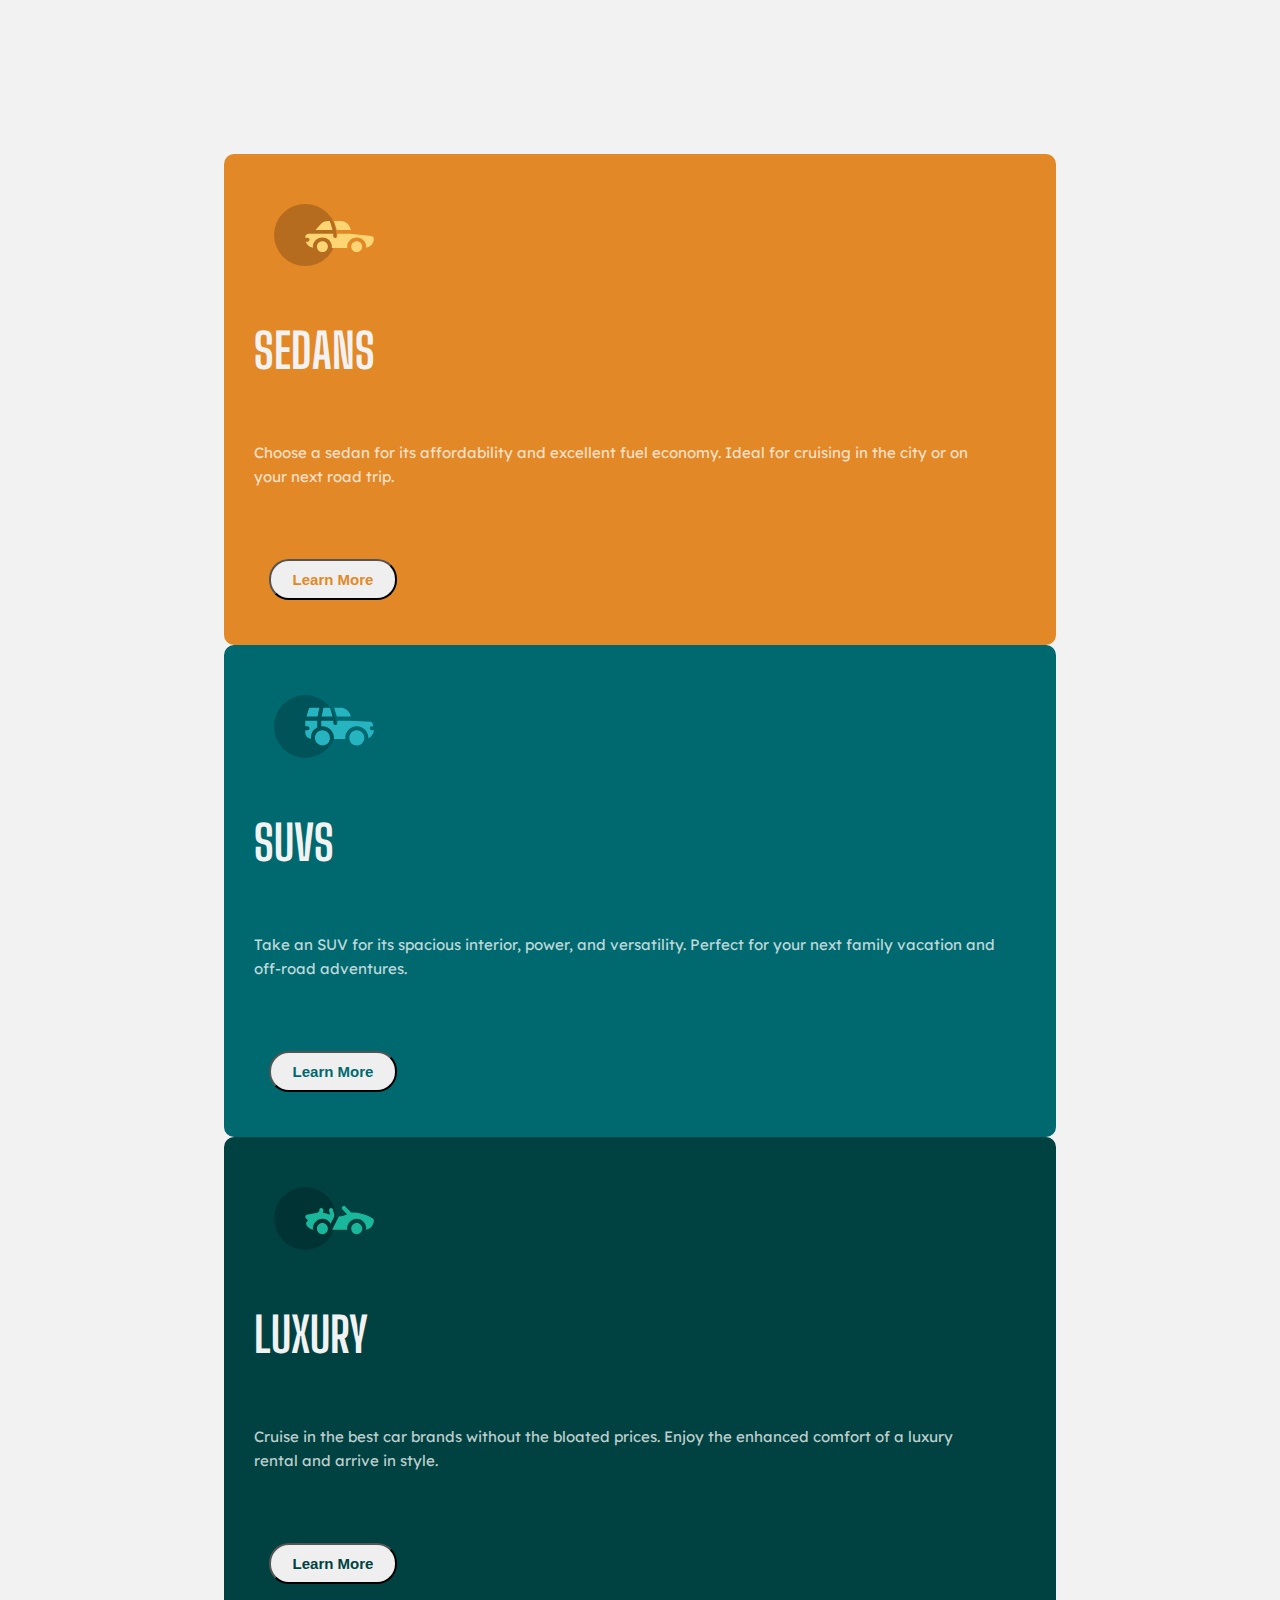
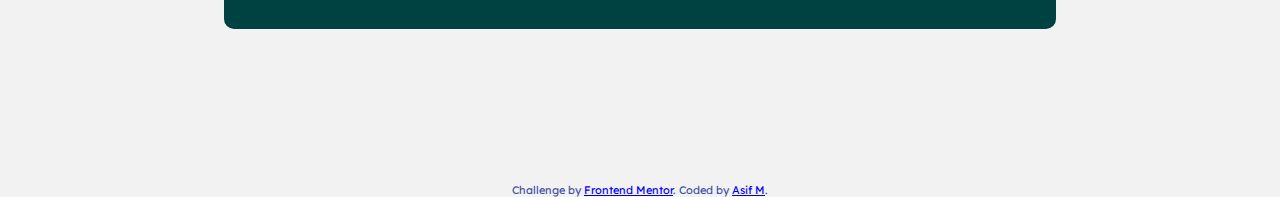
<file: 3-column-preview-card/index.html>
<!DOCTYPE html>
<html lang="en">

<head>
  <meta charset="UTF-8">
  <meta name="viewport" content="width=device-width, initial-scale=1.0"> <!-- displays site properly based on user's device -->
  <link rel="icon" type="image/png" sizes="32x32" href="./images/favicon-32x32.png">
  <title>Frontend Mentor | 3-column preview card component</title>
  <!-- Google Fonts -->
  <link rel="preconnect" href="https://fonts.googleapis.com">
  <link rel="preconnect" href="https://fonts.gstatic.com" crossorigin>
  <link href="https://fonts.googleapis.com/css2?family=Big+Shoulders+Display:wght@700&display=swap" rel="stylesheet">
  <link href="https://fonts.googleapis.com/css2?family=Lexend+Deca&display=swap" rel="stylesheet">

  <!-- BootStrap -->
  <link href="https://cdn.jsdelivr.net/npm/bootstrap@5.0.2/dist/css/bootstrap.min.css" rel="stylesheet" integrity="sha384-EVSTQN3/azprG1Anm3QDgpJLIm9Nao0Yz1ztcQTwFspd3yD65VohhpuuCOmLASjC" crossorigin="anonymous">
  <!-- Custom CSS -->
  <link rel="stylesheet" href="./css/styles.css">
</head>

<body>
  <main class="container-fluid">
    <div class="card-group">

      <div class="card sedan-color">
        <img src="./images/icon-sedans.svg" class="card-img-top" alt="sedan-img">
        <div class="card-body">
          <h1 class="card-title">SEDANS</h1>
          <p class="card-text">Choose a sedan for its affordability and excellent fuel economy. Ideal for cruising in the city or on your next road trip.</p>
        </div>
        <button type="button" class="btn btn-light round-btn sedan-btn">Learn More</button>
      </div>

      <div class="card suv-color">
        <img src="./images/icon-suvs.svg" class="card-img-top" alt="suv-img">
        <div class="card-body">
          <h1 class="card-title">SUVS</h1>
          <p class="card-text">Take an SUV for its spacious interior, power, and versatility. Perfect for your next family vacation
            and off-road adventures.</p>
        </div>
        <button type="button" class="btn btn-light round-btn suv-btn">Learn More</button>
      </div>

      <div class="card luxury-color">
        <img src="./images/icon-luxury.svg" class="card-img-top" alt="luxury-img">
        <div class="card-body">
          <h1 class="card-title">LUXURY</h1>
          <p class="card-text">Cruise in the best car brands without the bloated prices. Enjoy the enhanced comfort of a luxury
            rental and arrive in style.</p>
        </div>
        <button type="button" class="btn btn-light round-btn luxury-btn">Learn More</button>
      </div>
    </div>
  </main>

  <footer class="container-fluid">
    <div class="attribution">
      Challenge by <a href="https://www.frontendmentor.io?ref=challenge" target="_blank">Frontend Mentor</a>.
      Coded by <a href="https://github.com/asifm37">Asif M</a>.
    </div>
  </footer>
</body>

</html>
</file>
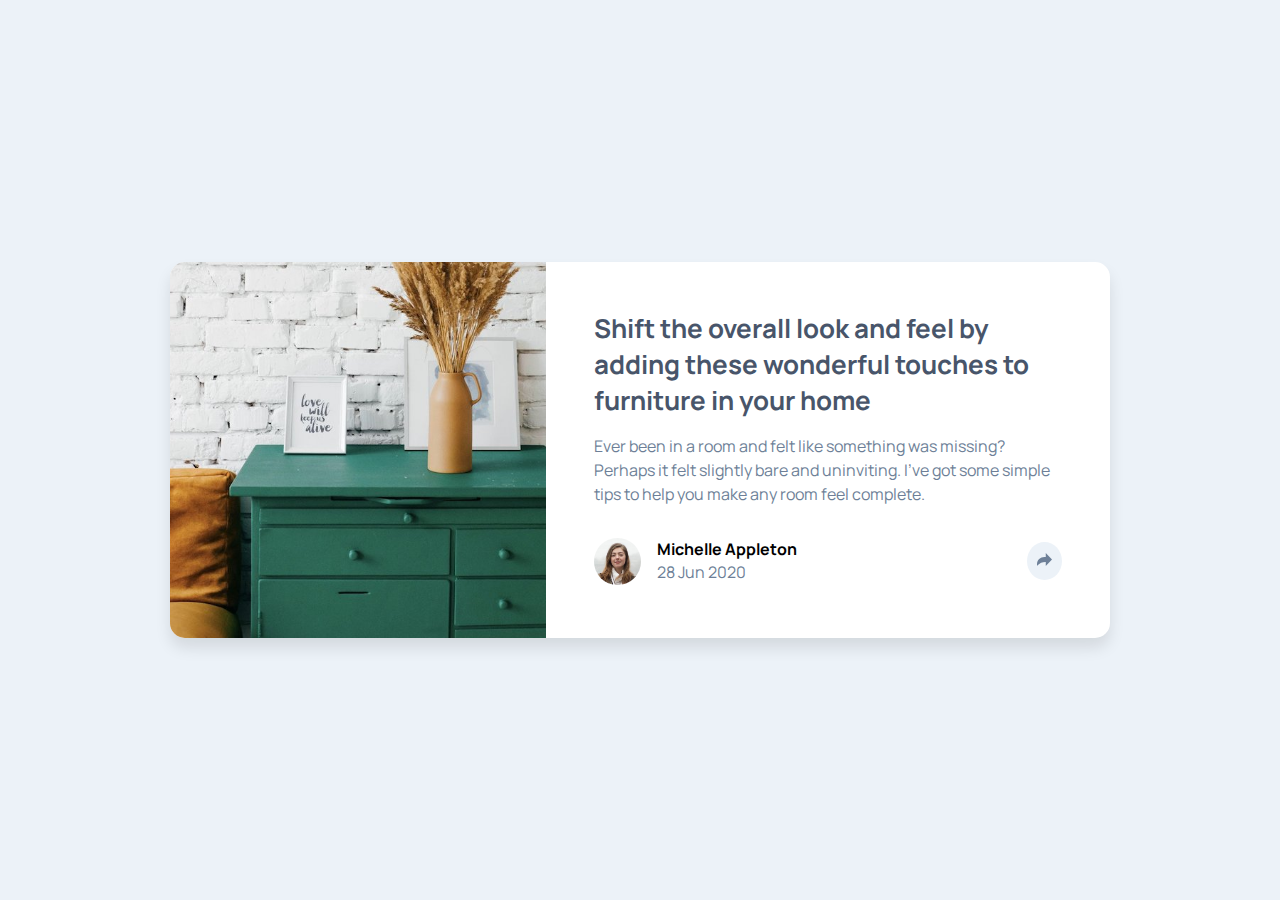
<file: article-preview/index.html>
<!DOCTYPE html>
<html lang="en">

<head>
  <meta charset="UTF-8">
  <meta name="viewport" content="width=device-width, initial-scale=1.0">
  <link rel="icon" type="image/png" sizes="32x32" href="./images/favicon-32x32.png">
  <title>Frontend Mentor | Article preview component</title>
  <!-- Google Fonts CDN -->
  <link rel="preconnect" href="https://fonts.googleapis.com">
  <link rel="preconnect" href="https://fonts.gstatic.com" crossorigin>
  <link href="https://fonts.googleapis.com/css2?family=Manrope:wght@500;700&display=swap" rel="stylesheet">
  <!-- Font Awesome CDN -->
  <link rel="stylesheet" href="https://pro.fontawesome.com/releases/v5.10.0/css/all.css" crossorigin="anonymous" />
  <!-- Custom CSS Styles -->
  <link rel="stylesheet" href="./styles.css">
</head>

<body>
  <main class="container">
    <!-- Image Container -->
    <div class="image">
      <img src="./images/drawers.jpg" alt="drawers">
    </div>

    <!-- Preview Container -->
    <div class="preview-container">
      <h1>Shift the overall look and feel by adding these wonderful touches to furniture in your home</h1>
      <p>Ever been in a room and felt like something was missing? Perhaps it felt slightly bare and uninviting. I’ve got some simple tips to help you make any room feel complete.</p>
      <!-- Avatar Section with Share -->
      <div class="avatar">
        <img src="./images/avatar-michelle.jpg" alt="avatar">
        <div class="profile">
          <h2>Michelle Appleton</h2>
          <p>28 Jun 2020</p>
        </div>
        <div class="share">
          <svg xmlns="http://www.w3.org/2000/svg" width="15" height="13">
            <path class="share-svg" d="M15 6.495L8.766.014V3.88H7.441C3.33 3.88 0 7.039 0 10.936v2.049l.589-.612C2.59 10.294 5.422 9.11 8.39 9.11h.375v3.867L15 6.495z" />
          </svg>
        </div>
        <!-- Hidden Tooltip -->
        <div class="tooltip">
          <p>SHARE</p>
          <i class="fab fa-facebook-square fa-2x"></i>
          <i class="fab fa-twitter fa-2x"></i>
          <i class="fab fa-pinterest fa-2x"></i>
        </div>
      </div>
    </div>
  </main>

  <!-- Java Script Code for Button Handle -->
  <script>
    document.querySelector('.share').addEventListener('click', () => {
      document.querySelector('.tooltip').classList.toggle('tool-active');
    });
  </script>
</body>

</html>
</file>
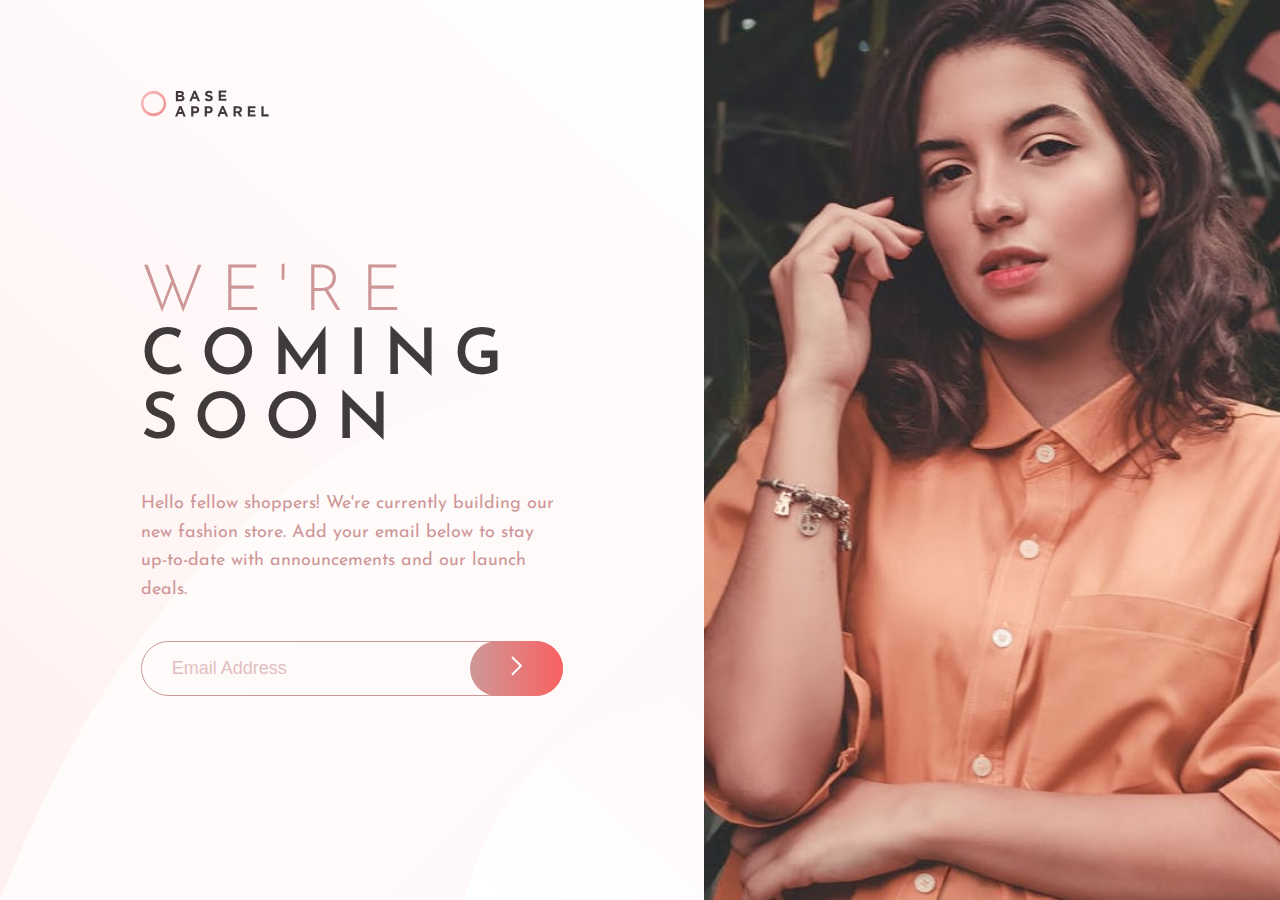
<file: base-apparel-coming-soon/index.html>
<!DOCTYPE html>
<html lang="en">
  <head>
    <meta charset="UTF-8" />
    <meta name="viewport" content="width=device-width, initial-scale=1.0" />
    <title>Frontend Mentor | Base Apparel coming soon page</title>
    <link
      rel="icon"
      type="image/png"
      sizes="32x32"
      href="./images/favicon-32x32.png"
    />
    <!-- Google Font Import -->
    <link rel="preconnect" href="https://fonts.googleapis.com" />
    <link rel="preconnect" href="https://fonts.gstatic.com" crossorigin />
    <link
      href="https://fonts.googleapis.com/css2?family=Josefin+Sans:wght@300;400;600&display=swap"
      rel="stylesheet"
    />
    <!-- Custom CSS Styling -->
    <link rel="stylesheet" href="styles.css" />
  </head>

  <body>
    <header>
      <img src="./images/logo.svg" alt="logo" class="logo" />
    </header>
    <main>
      <div class="text-container">
        <div class="content">
          <h1>
            <span class="we-are">WE'RE</span>
            <span>COMING</span>
            <span>SOON</span>
          </h1>
          <p>
            Hello fellow shoppers! We're currently building our new fashion
            store. Add your email below to stay up-to-date with announcements
            and our launch deals.
          </p>
        </div>
        <form class="email" novalidate>
          <input type="email" placeholder="Email Address" />
          <img src="./images/icon-error.svg" alt="error" class="error-icon" />
          <button><img src="./images/icon-arrow.svg" alt=">" /></button>
        </form>
        <small>Please provide a valid email</small>
      </div>
      <div class="image-container">
        <!-- Image Will Load Here from CSS -->
      </div>
    </main>
    <script src="index.js"></script>
  </body>
</html>
</file>
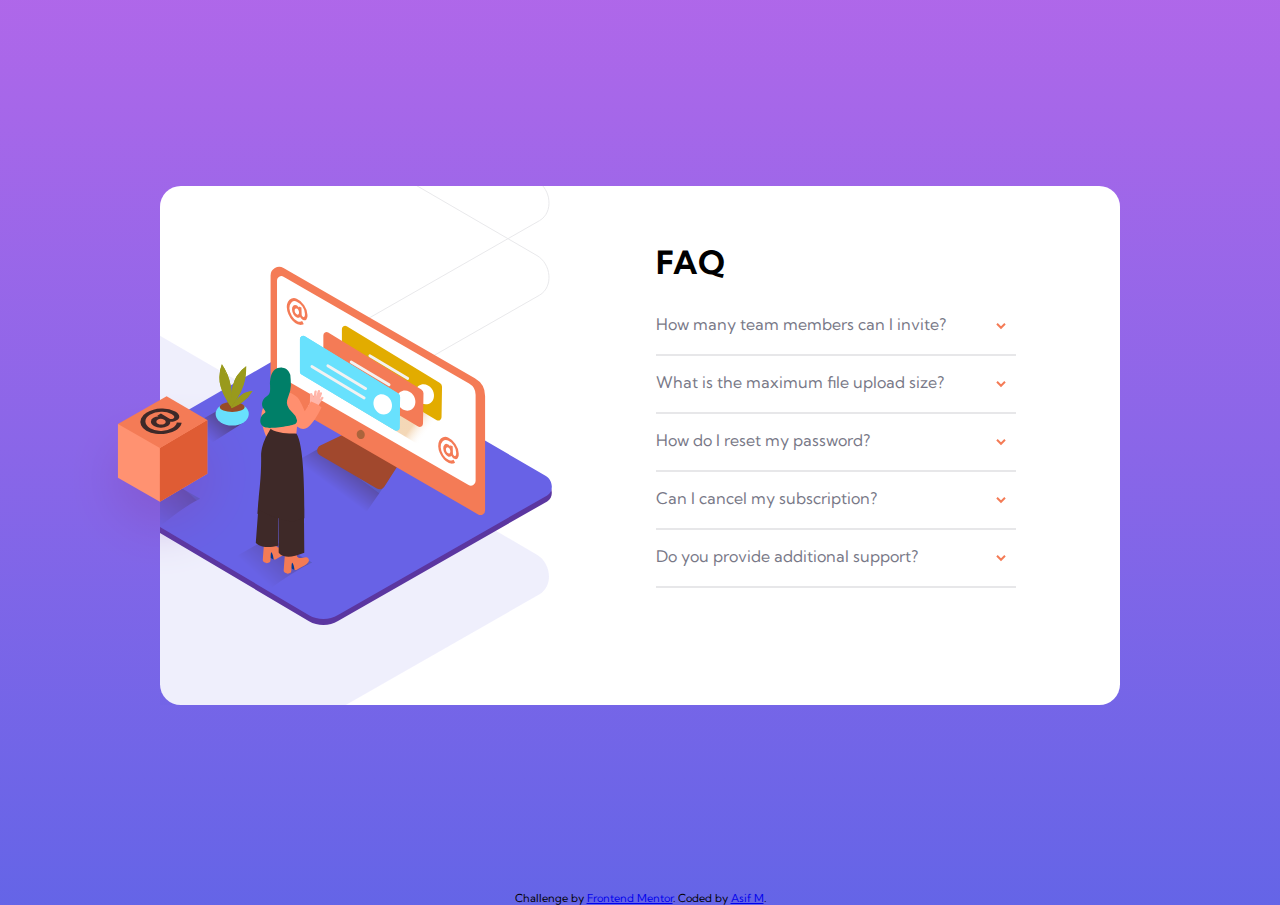
<file: faq-card/index.html>
<!DOCTYPE html>
<html lang="en">

<head>
  <meta charset="UTF-8">
  <meta name="viewport" content="width=device-width, initial-scale=1.0">
  <link rel="icon" type="image/png" sizes="32x32" href="./images/favicon-32x32.png">
  <title>Frontend Mentor | FAQ Accordion Card</title>
  <!-- Google Fonts -->
  <link rel="preconnect" href="https://fonts.googleapis.com">
  <link rel="preconnect" href="https://fonts.gstatic.com" crossorigin>
  <link href="https://fonts.googleapis.com/css2?family=Kumbh+Sans:wght@400;700&display=swap" rel="stylesheet">

  <!-- Custom CSS Link -->
  <link rel="stylesheet" href="./css/styles.css">
</head>

<body>
  <main>
    <section class="faq-card">

      <div class="img-wrapper">
        <picture>
          <source srcset="./images/illustration-woman-online-mobile.svg" media="(max-width:960px)">
          <img class="illustration-img" src="./images/illustration-woman-online-desktop.svg" alt="women">
        </picture>

        <div class="outer-img">
          <img class="box" src="./images/illustration-box-desktop.svg" alt="box">
        </div>
      </div>

      <div class="faq-wrapper">
        <h1>FAQ</h1>

        <div class="question-wrapper">
          <input type="radio" id="q1" name="faq">
          <label class="question" for="q1">How many team members can I invite? <span class='arrow'><img src="./images/icon-arrow-down.svg" alt="arrow"></span></label>
          <div class="answer">You can invite up to 2 additional users on the Free plan. There is no limit on team members for the Premium plan.
          </div>
        </div>

        <div class="question-wrapper">
          <input type="radio" id="q2" name="faq">
          <label class="question" for="q2">What is the maximum file upload size? <span class='arrow'><img src="./images/icon-arrow-down.svg" alt="arrow"></span></label>
          <div class="answer">No more than 2GB. All files in your account must fit your allotted storage space.</div>
        </div>

        <div class="question-wrapper">
          <input type="radio" id="q3" name="faq">
          <label class="question" for="q3">How do I reset my password? <span class='arrow'><img src="./images/icon-arrow-down.svg" alt="arrow"></span></label>
          <div class="answer">Click “Forgot password” from the login page or “Change password” from your profile page. A reset link will be emailed to you.</div>
        </div>

        <div class="question-wrapper">
          <input type="radio" id="q4" name="faq">
          <label class="question" for="q4">Can I cancel my subscription? <span class='arrow'><img src="./images/icon-arrow-down.svg" alt="arrow"></span></label>
          <div class="answer">Yes! Send us a message and we’ll process your request no questions asked.</div>
        </div>

        <div class="question-wrapper">
          <input type="radio" id="q5" name="faq">
          <label class="question" for="q5">Do you provide additional support? <span class='arrow'><img src="./images/icon-arrow-down.svg" alt="arrow"></span></label>
          <div class="answer">Chat and email support is available 24/7. Phone lines are open during normal business hours.</div>
        </div>
      </div>
    </section>
  </main>

  <footer>
    <div class="attribution">
      Challenge by <a href="https://www.frontendmentor.io?ref=challenge" target="_blank">Frontend Mentor</a>.
      Coded by <a href="https://github.com/asifm37">Asif M</a>.
    </div>
  </footer>
</body>

</html>
</file>
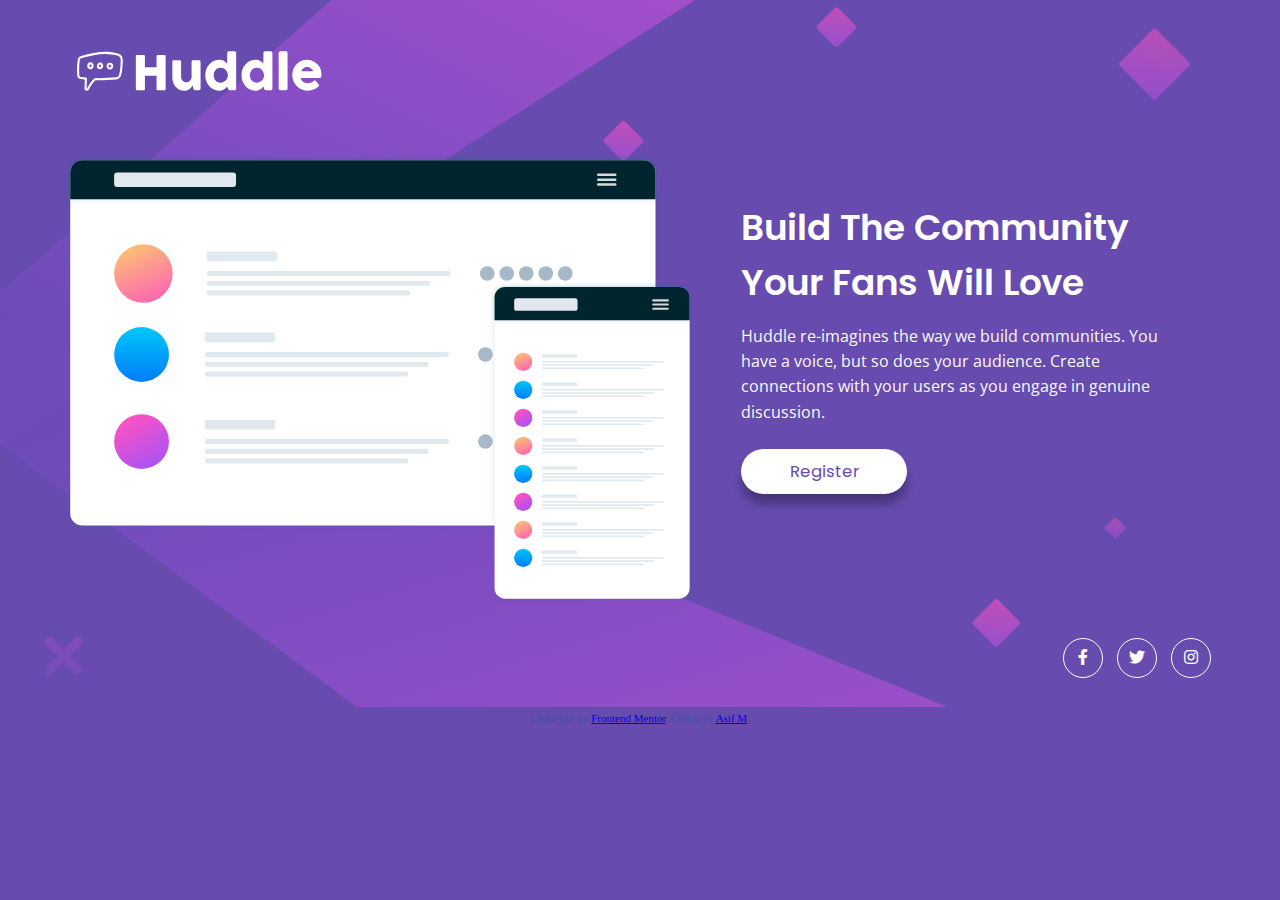
<file: huddle-landing-page/index.html>
<!DOCTYPE html>
<html lang="en">

<head>
  <meta charset="UTF-8">
  <meta name="viewport" content="width=device-width, initial-scale=1.0">
  <link rel="icon" type="image/png" sizes="32x32" href="./images/favicon-32x32.png">
  <title>Frontend Mentor | Huddle landing page with single introductory section</title>
  <!-- Google Fonts -->
  <link rel="preconnect" href="https://fonts.googleapis.com">
  <link rel="preconnect" href="https://fonts.gstatic.com" crossorigin>
  <link href="https://fonts.googleapis.com/css2?family=Poppins:wght@400;600&display=swap" rel="stylesheet">
  <link href="https://fonts.googleapis.com/css2?family=Open+Sans&display=swap" rel="stylesheet">
  <!-- Font Awesome CDN -->
  <link rel="stylesheet" href="https://pro.fontawesome.com/releases/v5.10.0/css/all.css" crossorigin="anonymous" />
  <!-- Custom CSS -->
  <link rel="stylesheet" href="./styles.css">
</head>

<body>
  <header>
    <img class="logo" src="./images/logo.svg" alt="logo">
  </header>

  <main>
    <div class="design-wrapper">
      <img class="illustration" src="./images/illustration-mockups.svg" alt="illustration">
    </div>

    <div class="intro-wrapper">
      <h1>Build The Community Your Fans Will Love</h1>
      <div class="intro-text">
        Huddle re-imagines the way we build communities. You have a voice, but so does your audience.
        Create connections with your users as you engage in genuine discussion.
      </div>
      <button class="btn-register" type="button" name="register">Register</button>
    </div>
  </main>

  <footer>
    <div class="social-share">
      <span class="fab fa-facebook-f social-icon"></span>
      <span class="fab fa-twitter social-icon"></span>
      <span class="fab fa-instagram social-icon"></span>
    </div>
    <p class="attribution">
      Challenge by <a href="https://www.frontendmentor.io?ref=challenge" target="_blank">Frontend Mentor</a>.
      Coded by <a href="https://github.com/asifm37">Asif M</a>.
    </p>
  </footer>
</body>

</html>
</file>
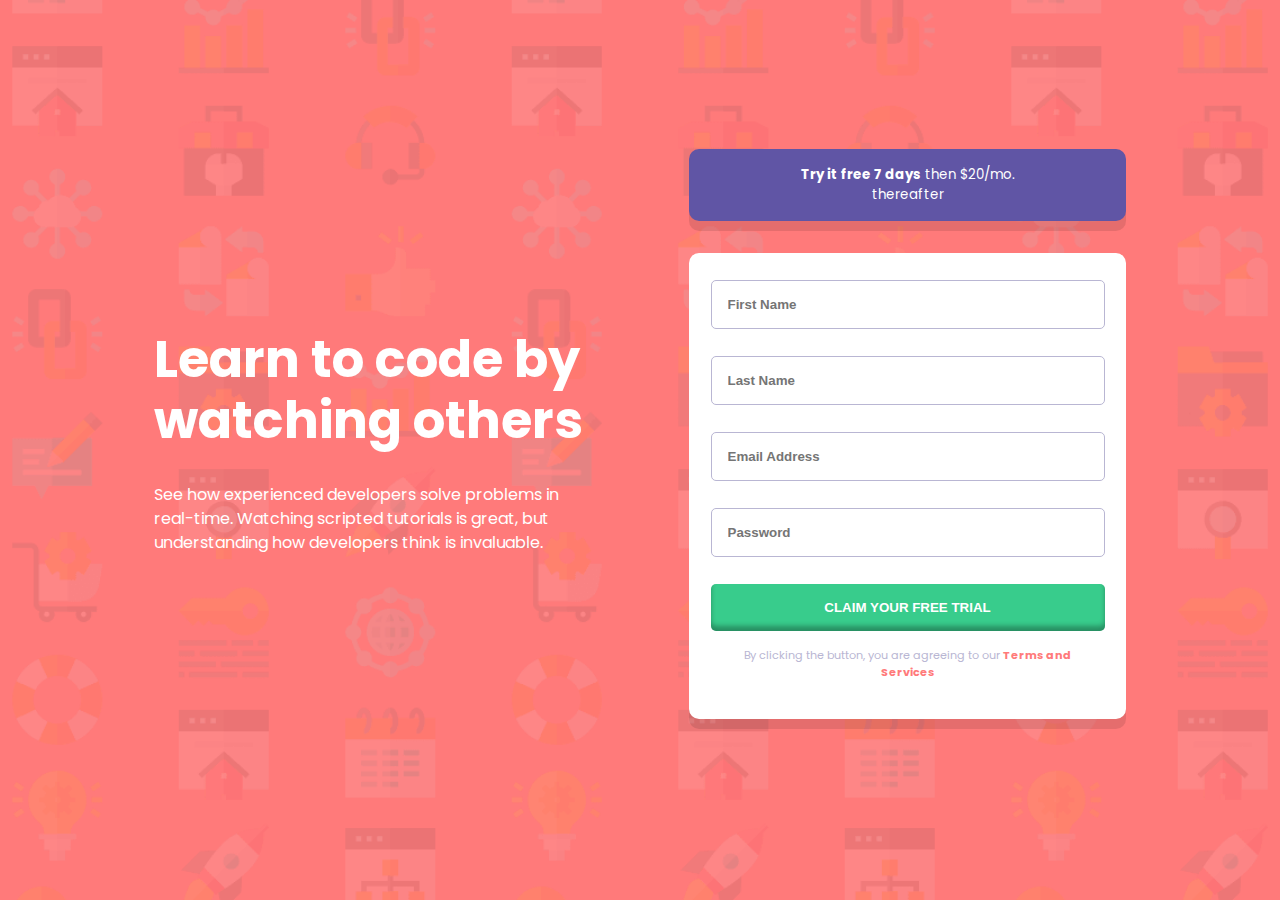
<file: intro-signup-form/index.html>
<!DOCTYPE html>
<html lang="en">

<head>
  <meta charset="UTF-8">
  <meta name="viewport" content="width=device-width, initial-scale=1.0">
  <link rel="icon" type="image/png" sizes="32x32" href="./images/favicon-32x32.png">
  <title>Frontend Mentor | Intro component with sign up form</title>
  <!-- Google Fonts -->
  <link rel="preconnect" href="https://fonts.googleapis.com">
  <link rel="preconnect" href="https://fonts.gstatic.com" crossorigin>
  <link href="https://fonts.googleapis.com/css2?family=Poppins:wght@400;500;600;700&display=swap" rel="stylesheet">

  <!-- Custom CSS Style -->
  <link rel="stylesheet" href="./styles.css">
</head>

<body>
  <main>
    <section class="landing">
      <h1>Learn to code by watching others</h1>
      <p>See how experienced developers solve problems in real-time. Watching scripted tutorials is great,
        but understanding how developers think is invaluable.</p>
    </section>
    <div class="signup">
      <div>
        <button class="trial-btn"><strong>Try it free 7 days</strong> then $20/mo. thereafter</button>
      </div>
      <div class="form-div">
        <form id="signup-form" action="/" novalidate>
          <div class="form-control">
            <input class='fname' type="text" placeholder="First Name">
            <img class='error' src="./images/icon-error.svg" alt="error">
            <small>First Name cannot be empty</small>
          </div>
          <div class="form-control">
            <input class='lname' type="text" placeholder="Last Name">
            <img class='error' src="./images/icon-error.svg" alt="error">
            <small>Last Name cannot be empty</small>
          </div>
          <div class="form-control">
            <input class='email' type="email" placeholder="Email Address">
            <img class='error' src="./images/icon-error.svg" alt="error">
            <small>Email cannot be empty</small>
          </div>
          <div class="form-control">
            <input class='password' type="password" placeholder="Password">
            <img class='error' src="./images/icon-error.svg" alt="error">
            <small>Password cannot be empty</small>
          </div>
          <button class='claim-button' type="submit" name="claim">Claim your free trial</button>
          <p class="terms">By clicking the button, you are agreeing to our <a href="#">Terms and Services</a></p>
        </form>
      </div>
    </div>
  </main>
  <script src="index.js"></script>
</body>

</html>
</file>
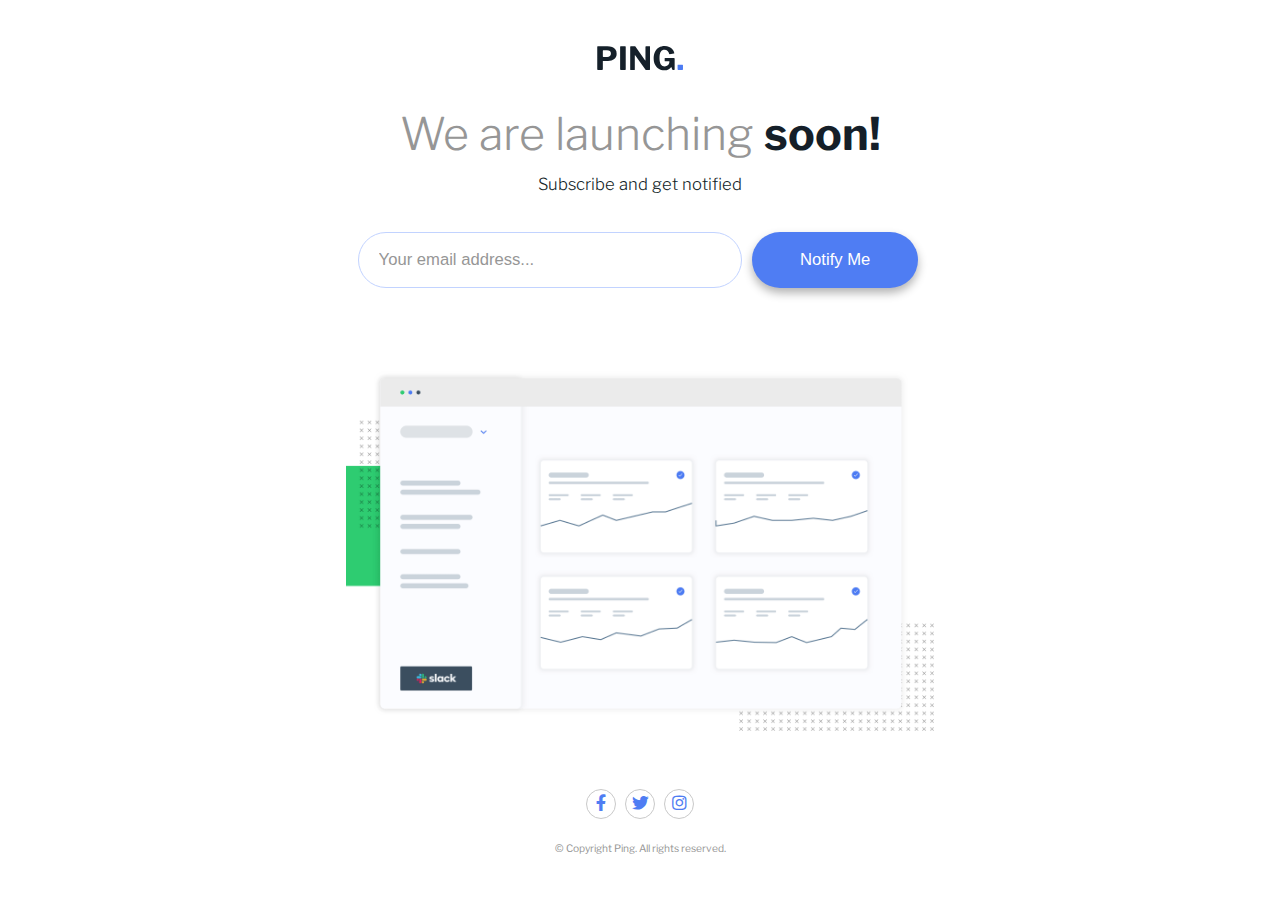
<file: ping-coming-soon-page/index.html>
<!DOCTYPE html>
<html lang="en">

<head>
  <meta charset="UTF-8">
  <meta name="viewport" content="width=device-width, initial-scale=1.0">
  <link rel="icon" type="image/png" sizes="32x32" href="./images/favicon-32x32.png">
  <title>Frontend Mentor | Ping coming soon page</title>

  <!-- Google Fonts -->
  <link rel="preconnect" href="https://fonts.googleapis.com">
  <link rel="preconnect" href="https://fonts.gstatic.com" crossorigin>
  <link href="https://fonts.googleapis.com/css2?family=Libre+Franklin:wght@300;600;700&display=swap" rel="stylesheet">
  <!-- Font Awesome CDN -->
  <link rel="stylesheet" href="https://pro.fontawesome.com/releases/v5.10.0/css/all.css" crossorigin="anonymous" />
  <!-- Custom CSS Styles -->
  <link rel="stylesheet" href="./styles.css">
</head>

<body>
  <main>
    <div class="logo-wrapper">
      <img class="logo-img" src="./images/logo.svg" alt="ping-logo">
    </div>
    <h1>We are launching <span class="soon">soon!</span></h1>
    <p class="tagline">Subscribe and get notified</p>

    <form class="notify-wrapper" action="index.html" method="post">
      <input type="email" placeholder="Your email address..." required>
      <button class="btn" type="submit" name="button">Notify Me</button>
    </form>

    <div class="illustration">
      <img class="illustration-img" src="./images/illustration-dashboard.png" alt="screenshot">
    </div>
  </main>

  <footer>
    <div class="social-share">
      <span class="fab fa-facebook-f social-icon"></span>
      <span class="fab fa-twitter social-icon"></span>
      <span class="fab fa-instagram social-icon"></span>
    </div>
    <p class="copyright">
      &copy; Copyright Ping. All rights reserved.
    </p>
  </footer>
</body>

</html>
</file>
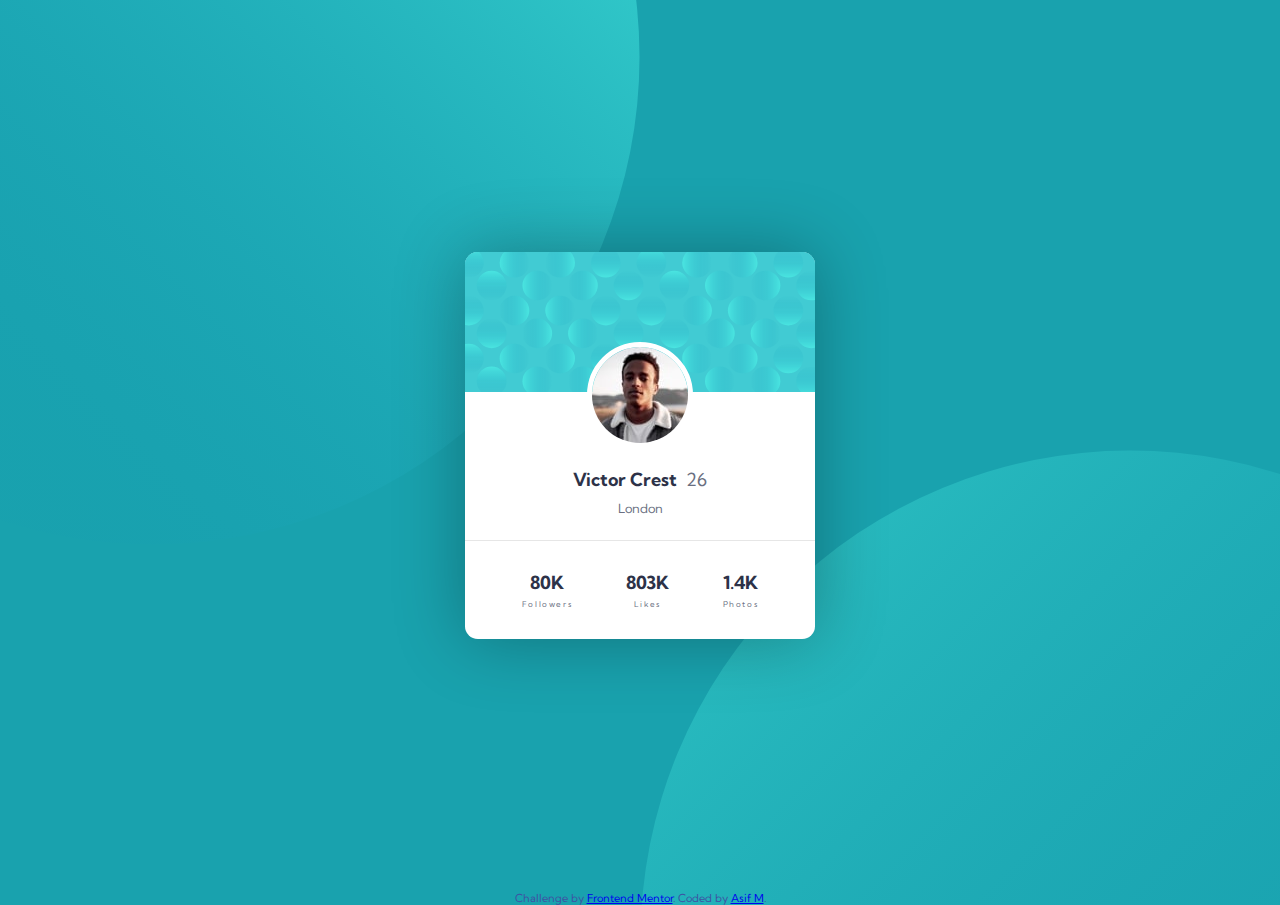
<file: profile-card/index.html>
<!DOCTYPE html>
<html lang="en">

<head>
  <meta charset="UTF-8">
  <meta name="viewport" content="width=device-width, initial-scale=1.0">
  <link rel="icon" type="image/png" sizes="32x32" href="./images/favicon-32x32.png">
  <title>Frontend Mentor | Profile card component</title>

  <!-- Google Fonts -->
  <link rel="preconnect" href="https://fonts.googleapis.com">
  <link rel="preconnect" href="https://fonts.gstatic.com" crossorigin>
  <link href="https://fonts.googleapis.com/css2?family=Kumbh+Sans:wght@400;700&display=swap" rel="stylesheet">

  <!-- Custom Styles CSS -->
  <link rel="stylesheet" href="./css/styles.css">
</head>

<body>
  <main>
    <section class="profile-card">

      <div class="profile-top">
        <img src="./images/bg-pattern-card.svg" alt="bg">
      </div>

      <div class="profile-body">
        <img class="circle-img" src="./images/image-victor.jpg" alt="profile-pic">
        <h1 class="username">Victor Crest <span class="age"> 26</span></h1>
        <p class="location">London</p>
      </div>

      <div class="profile-footer">
        <div class="stat-item">
          <h1>80K</h1>
          <p>Followers</p>
        </div>
        <div class="stat-item">
          <h1>803K</h1>
          <p>Likes</p>
        </div>
        <div class="stat-item">
          <h1>1.4K</h1>
          <p>Photos</p>
        </div>
      </div>
    </section>
  </main>

  <footer class="container-fluid">
    <div class="attribution">
      Challenge by <a href="https://www.frontendmentor.io?ref=challenge" target="_blank">Frontend Mentor</a>.
      Coded by <a href="https://github.com/asifm37">Asif M</a>.
    </div>
  </footer>
</body>

</html>
</file>
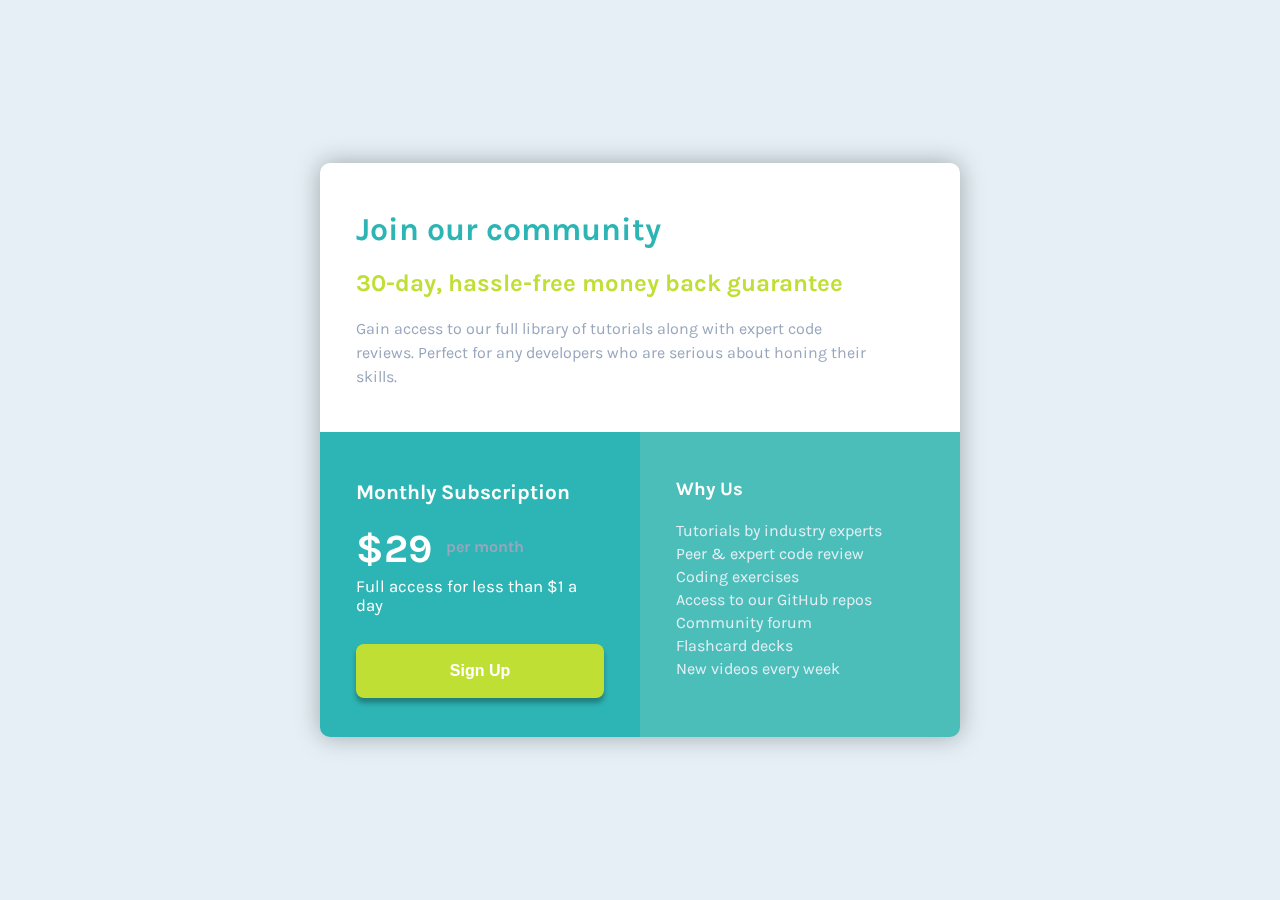
<file: single-price-grid/index.html>
<!DOCTYPE html>
<html lang="en">

<head>
  <meta charset="UTF-8">
  <meta name="viewport" content="width=device-width, initial-scale=1.0">
  <link rel="icon" type="image/png" sizes="32x32" href="./images/favicon-32x32.png">
  <title>Frontend Mentor | Single Price Grid Component</title>

  <!-- Google Fonts -->
  <link rel="preconnect" href="https://fonts.googleapis.com">
  <link rel="preconnect" href="https://fonts.gstatic.com" crossorigin>
  <link href="https://fonts.googleapis.com/css2?family=Karla:wght@400;700&display=swap" rel="stylesheet">
  <!-- Custom CSS Style -->
  <link rel="stylesheet" href="./styles.css">
</head>

<body>
  <main>
    <div class="title">
      <h1>Join our community</h1>
      <h2>30-day, hassle-free money back guarantee</h2>
      <p>Gain access to our full library of tutorials along with expert code reviews.
        Perfect for any developers who are serious about honing their skills.</p>
    </div>

    <div class="sign-up">
      <h3>Monthly Subscription</h2>
        <div class="price-wrap">
          <span class="price">&dollar;29</span>
          <span class="price-text"> per month</span>
        </div>
        <p> Full access for less than &dollar;1 a day</p>
        <button class="btn" type="button" name="signup">Sign Up</button>
    </div>

    <div class="why-us">
      <h3>Why Us</h2>
        <ul class="features">
          <li>Tutorials by industry experts</li>
          <li>Peer &amp; expert code review</li>
          <li>Coding exercises</li>
          <li>Access to our GitHub repos</li>
          <li>Community forum</li>
          <li>Flashcard decks</li>
          <li>New videos every week</li>
        </ul>
    </div>

  </main>
</body>

</html>
</file>
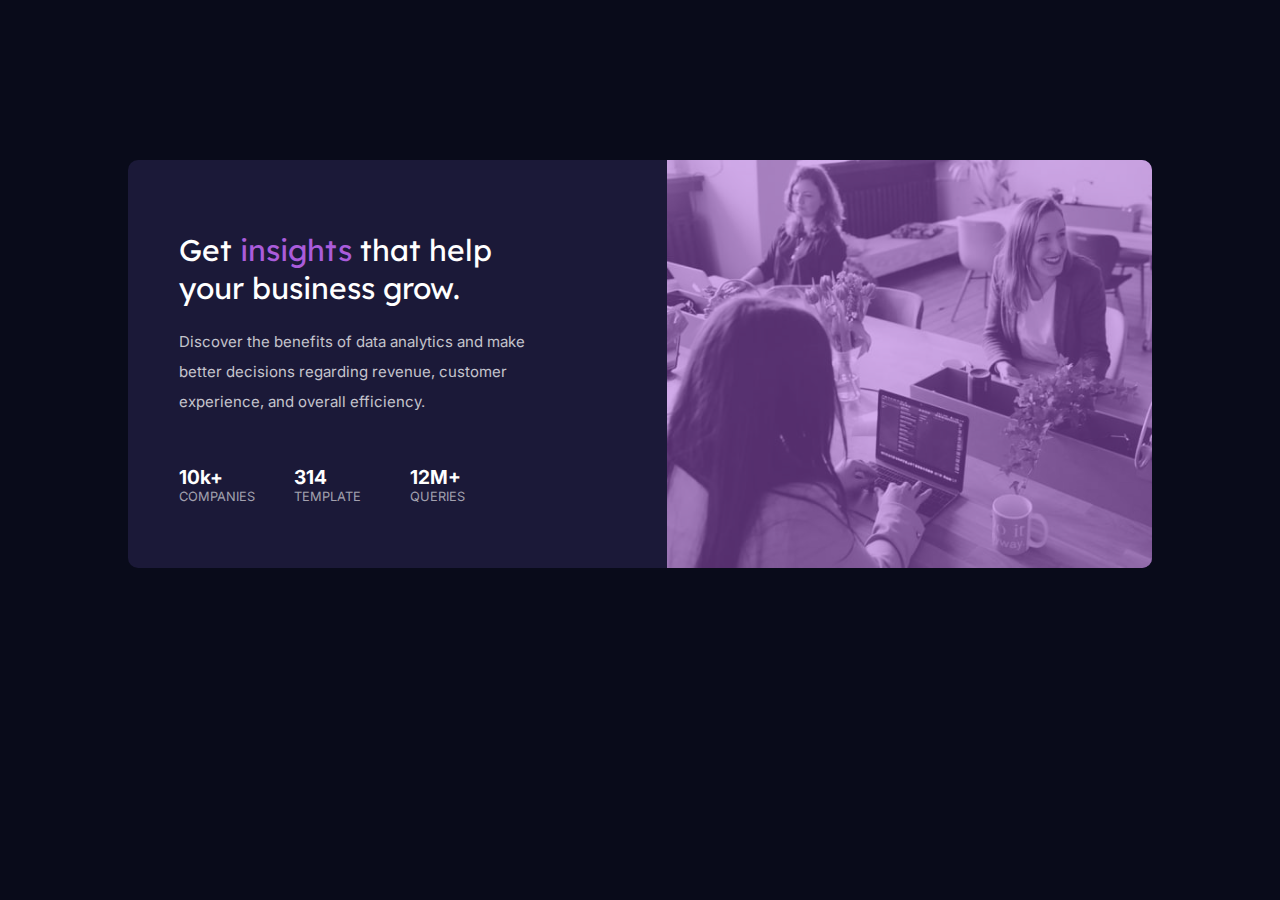
<file: stats-preview-card/index.html>
<!DOCTYPE html>
<html lang="en">

<head>
  <meta charset="UTF-8">
  <meta name="viewport" content="width=device-width, initial-scale=1.0"> <!-- displays site properly based on user's device -->
  <link rel="icon" type="image/png" sizes="32x32" href="./images/favicon-32x32.png">
  <title>Frontend Mentor | Stats preview card component</title>
  <link href="https://fonts.googleapis.com/css2?family=Inter:wght@700&family=Lexend+Deca&display=swap" rel="stylesheet">
  <link rel="stylesheet" href="css/styles.css">
</head>

<body>
  <main class="card-main">

    <div class="card-text">
      <div class="heading">
        <h1>Get <span class="insight">insights</span> that help your business grow.</h1>
        <p class="tagline">Discover the benefits of data analytics and make better decisions regarding revenue, customer
          experience, and overall efficiency.</p>
      </div>

      <div class="stats">
        <div class="stat-each">
          <p><span class="box">10k+</span><br>COMPANIES</p>
        </div>
        <div class="stat-each">
          <p><span class="box">314</span><br>TEMPLATE</p>
        </div>
        <div class="stat-each">
          <p><span class="box">12M+</span><br>QUERIES</p>
        </div>
      </div>
    </div>

    <div class="card-img">
      <img class="img-class" src="images/image-header-desktop.jpg" alt="ad-img">
    </div>

  </main>
</body>

</html>
</file>
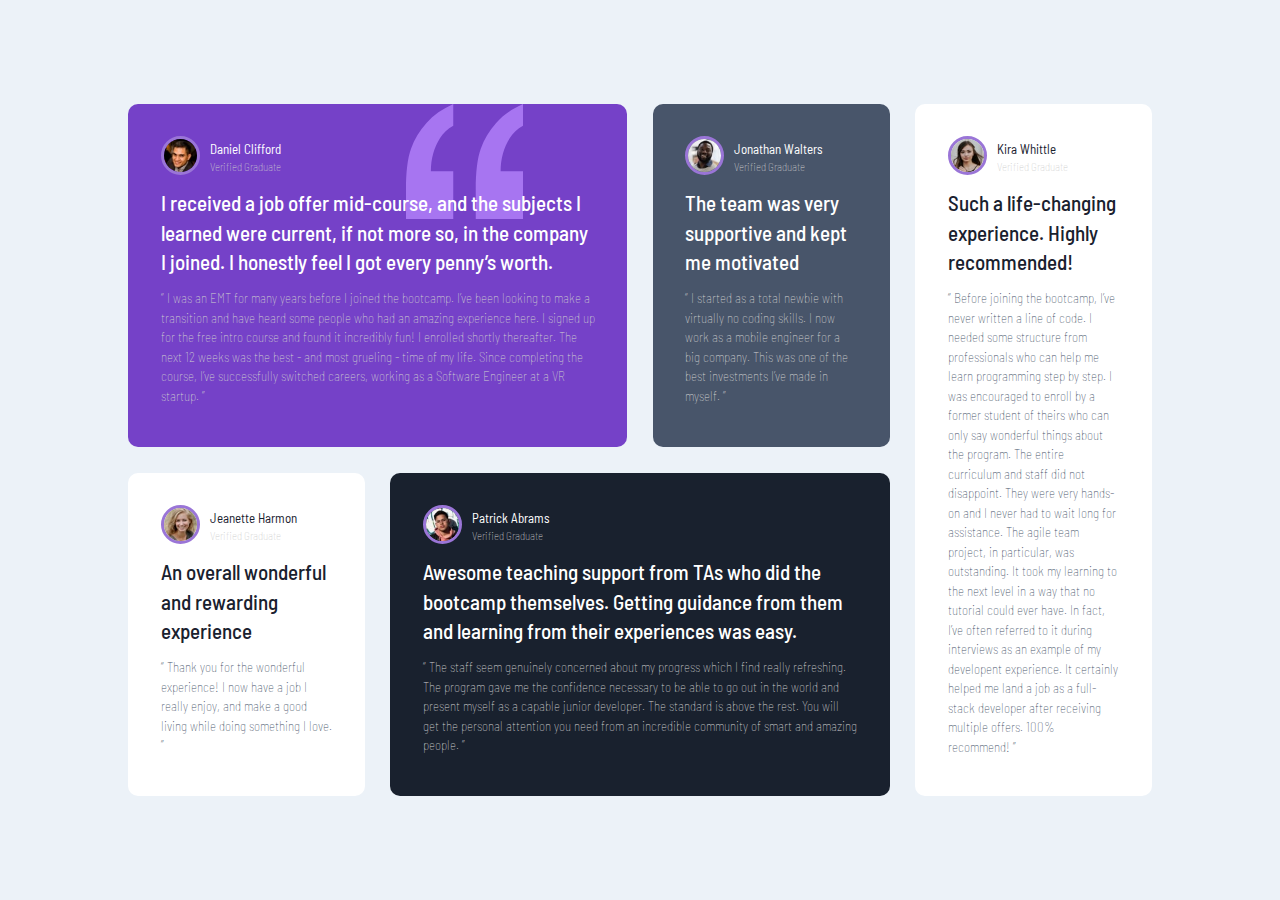
<file: testimonials-grid/index.html>
<!DOCTYPE html>
<html lang="en">

<head>
  <meta charset="UTF-8">
  <meta name="viewport" content="width=device-width, initial-scale=1.0">
  <link rel="icon" type="image/png" sizes="32x32" href="./images/favicon-32x32.png">
  <title>Frontend Mentor | Testimonial Grid</title>

  <!-- Google Fonts -->
  <link rel="preconnect" href="https://fonts.googleapis.com">
  <link rel="preconnect" href="https://fonts.gstatic.com" crossorigin>
  <link href="https://fonts.googleapis.com/css2?family=Barlow+Semi+Condensed:wght@500;600&display=swap" rel="stylesheet">

  <!-- Custom CSS Styles -->
  <link rel="stylesheet" href="./styles.css">
</head>

<body>
  <main>
    <section class="testimonial-grid">
      <div class="card t1">
        <div class="user-profile">
          <img class="dp" src="./images/image-daniel.jpg" alt="profile">
          <div>
            <p class="name">Daniel Clifford</p>
            <p class="tag">Verified Graduate</p>
          </div>
        </div>
        <div class="content">
          <h1>I received a job offer mid-course, and the subjects I learned were current, if not more so,
            in the company I joined. I honestly feel I got every penny’s worth.</h1>
          <p>“ I was an EMT for many years before I joined the bootcamp. I’ve been looking to make a
            transition and have heard some people who had an amazing experience here. I signed up
            for the free intro course and found it incredibly fun! I enrolled shortly thereafter.
            The next 12 weeks was the best - and most grueling - time of my life. Since completing
            the course, I’ve successfully switched careers, working as a Software Engineer at a VR startup. ”</p>
        </div>
      </div>


      <div class="card t2">
        <div class="user-profile">
          <img class="dp" src="./images/image-jonathan.jpg" alt="profile">
          <div>
            <p class="name">Jonathan Walters</p>
            <p class="tag">Verified Graduate</p>
          </div>
        </div>
        <div class="content">
          <h1>The team was very supportive and kept me motivated</h1>
          <p>“ I started as a total newbie with virtually no coding skills. I now work as a mobile engineer
            for a big company. This was one of the best investments I’ve made in myself. ”</p>
        </div>
      </div>

      <div class="card t3">
        <div class="user-profile">
          <img class="dp" src="./images/image-jeanette.jpg" alt="profile">
          <div>
            <p class="name">Jeanette Harmon</p>
            <p class="tag">Verified Graduate</p>
          </div>
        </div>
        <div class="content">
          <h1>An overall wonderful and rewarding experience</h1>
          <p>“ Thank you for the wonderful experience! I now have a job I really enjoy, and make a good living
            while doing something I love. ”</p>
        </div>
      </div>

      <div class="card t4">
        <div class="user-profile">
          <img class="dp" src="./images/image-patrick.jpg" alt="profile">
          <div>
            <p class="name">Patrick Abrams</p>
            <p class="tag">Verified Graduate</p>
          </div>
        </div>
        <div class="content">
          <h1>Awesome teaching support from TAs who did the bootcamp themselves. Getting guidance from them and
            learning from their experiences was easy.</h1>
          <p>“ The staff seem genuinely concerned about my progress which I find really refreshing. The program
            gave me the confidence necessary to be able to go out in the world and present myself as a capable
            junior developer. The standard is above the rest. You will get the personal attention you need from
            an incredible community of smart and amazing people. ”</p>
        </div>
      </div>

      <div class="card t5">
        <div class="user-profile">
          <img class="dp" src="./images/image-kira.jpg" alt="profile">
          <div>
            <p class="name">Kira Whittle</p>
            <p class="tag">Verified Graduate</p>
          </div>
        </div>
        <div class="content">
          <h1>Such a life-changing experience. Highly recommended!</h1>
          <p>“ Before joining the bootcamp, I’ve never written a line of code. I needed some structure from
            professionals who can help me learn programming step by step. I was encouraged to enroll by a former
            student of theirs who can only say wonderful things about the program. The entire curriculum and staff
            did not disappoint. They were very hands-on and I never had to wait long for assistance. The agile team
            project, in particular, was outstanding. It took my learning to the next level in a way that no tutorial
            could ever have. In fact, I’ve often referred to it during interviews as an example of my developent
            experience. It certainly helped me land a job as a full-stack developer after receiving multiple offers.
            100% recommend! ”</p>
        </div>
      </div>
    </section>
  </main>
</body>

</html>
</file>
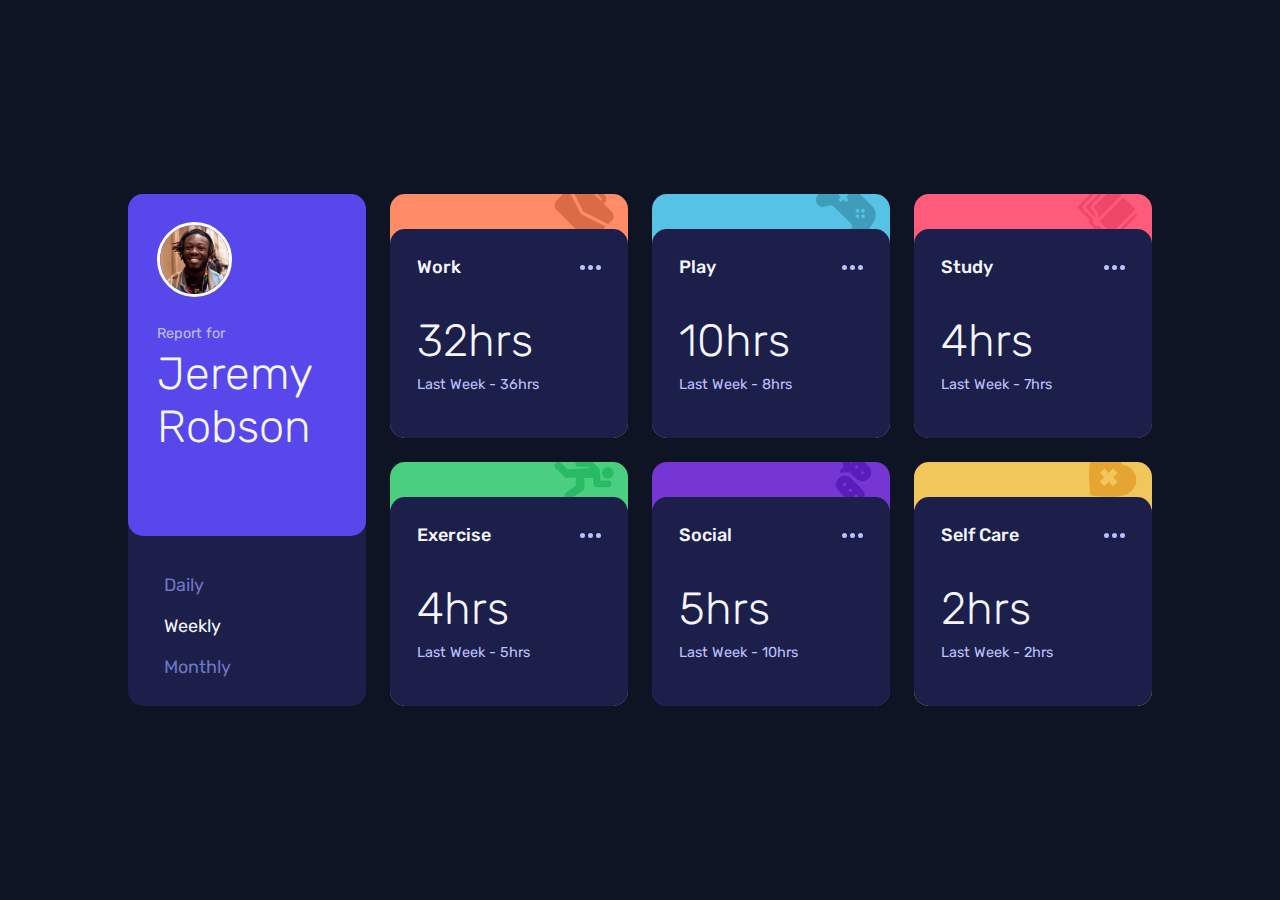
<file: time-track-dashboard/index.html>
<!DOCTYPE html>
<html lang="en">

<head>
  <meta charset="UTF-8" />
  <meta name="viewport" content="width=device-width, initial-scale=1.0" />
  <link rel="icon" type="image/png" sizes="32x32" href="./images/favicon-32x32.png" />
  <title>Frontend Mentor | Time tracking dashboard</title>

  <!-- Google Font Import -->
  <link rel="preconnect" href="https://fonts.googleapis.com" />
  <link href="https://fonts.googleapis.com/css2?family=Rubik:wght@300;400;500&display=swap" rel="stylesheet" />

  <!-- Custom CSS Style -->
  <link rel="stylesheet" href="styles.css" />
</head>

<body>
  <main class="main-container">
    <div class="card prof-card">
      <div class="profile">
        <img class="dp" src="./images/image-jeremy.png" alt="profile-img" />
        <div class="heading">
          Report for
          <h1>Jeremy Robson</h1>
        </div>
      </div>
      <div class="timeframe">
        <div id="daily">Daily</div>
        <div id="weekly" class="selected">Weekly</div>
        <div id="monthly">Monthly</div>
      </div>
    </div>

    <!-- Read From the data.json and Populate the Cards -->
    <!-- <div class="card work">
      <div class="data">
        <div class="title">
          <h2>Work</h2>
          <img src="./images/icon-ellipsis.svg" alt="ellipsis-img">
        </div>
        <div class="time">
          <h1 class="cur-time">32hrs</h1>
          <p class="prev-time">Last Week - 36hrs</p>
        </div>
      </div>
    </div> -->
  </main>

  <script src="index.js"></script>
</body>

</html>
</file>
<file: 3-column-preview-card/css/styles.css>
body {
  margin: 0;
  padding: 0;
  font-family: 'Lexend Deca', sans-serif;
  background-color: hsl(0, 0%, 95%);
}

.card-group {
  margin: 12% auto;
  width: 65%;
}

.card {
  padding: 30px;
  background-clip: unset;
  border-radius: 10px;
}

.card-img-top {
  width: 100px;
  display: inline-block;
  padding: 20px;
}

.card-title {
  color: hsl(0, 0%, 95%);
  font-family: 'Big Shoulders Display', cursive;
  font-size: 3rem;
}

.card-text {
  color: hsla(0, 0%, 100%, 0.75);
  font-size: 15px;
  line-height: 1.6;
  padding: 30px;
  padding-left: 0;
  padding-bottom: 40px;
}

.sedan-color {
  background-color: hsl(31, 77%, 52%);
}

.suv-color {
  background-color: hsl(184, 100%, 22%);
}

.luxury-color {
  background-color: hsl(179, 100%, 13%);
}

.sedan-btn {
  color: hsl(31, 77%, 52%);
}

.suv-btn {
  color: hsl(184, 100%, 22%);
}

.luxury-btn {
  color: hsl(179, 100%, 13%);
}

.round-btn {
  width: 8rem;
  margin: 15px;
  border-radius: 20px;
  font-size: 15px;
  padding: 10px;
  font-weight: bold;
}

.round-btn:hover {
  color: hsl(0, 0%, 95%);
  background-color: transparent;
}

.attribution {
  font-size: 11px;
  text-align: center;
  color: hsl(228, 45%, 44%);
}

@media screen and (max-width: 575px) {
  .card-group {
    width: 93%;
  }

  .card-group>.card {
    margin-bottom: 0;
    border-radius: 0;
  }

  .card-text {
    padding: 10px 0;
  }

  .round-btn {
    width: 9rem;
  }

  .card:first-child {
    border-radius: 10px 10px 0 0;
  }

  .card:last-child {
    border-radius: 0 0 10px 10px;
  }
}
</file>
<file: article-preview/styles.css>
:root {
  --dark-gray: hsl(217, 19%, 35%);
  --dark-blue: hsl(214, 17%, 51%);
  --gray-blue: hsl(212, 23%, 69%);
  --light-gray-blue: hsl(210, 46%, 95%);
}

* {
  margin: 0;
  padding: 0;
  box-sizing: border-box;
}

body {
  font-family: 'Manrope', sans-serif;
  font-size: 13px;
  background-color: var(--light-gray-blue);
  min-width: 100vw;
  min-height: 100vh;
  display: flex;
  align-items: center;
  justify-content: center;
}

.container {
  display: flex;
  align-items: flex-start;
  justify-content: space-between;
  background-color: white;
  width: 940px;
  border-radius: 15px;
  box-shadow: 0 10px 15px rgb(0 0 0 / 0.1);
}

.image {
  width: 40%;
  overflow: hidden;
  border-radius: 15px 0 0 15px;
}

.image img {
  width: 125%;
  align-content: stretch;
  display: block;
}

.preview-container {
  padding: 3rem;
  width: 60%;
  display: flex;
  flex-direction: column;
  justify-content: flex-start;
  padding-bottom: 0;
  position: relative;
}

.preview-container h1 {
  padding-bottom: 1rem;
  color: var(--dark-gray);
}

p {
  font-size: 1rem;
  line-height: 1.5;
  color: var(--dark-blue);
}

.avatar {
  display: flex;
  flex-direction: row;
  align-items: center;
  justify-content: flex-start;
  padding: 2rem 0;
}

.avatar>img {
  width: 10%;
  border-radius: 50%;
  margin-right: 1rem;
}

.profile {
  width: 80%;
}

.profile>h2 {
  font-size: 1rem;
}

.share {
  background-color: var(--light-gray-blue);
  padding: 10px;
  border-radius: 50%;
  cursor: pointer;
  fill: #6E8098;
  z-index: 5;
}

.share:active {
  fill: white;
  background-color: var(--dark-blue);
}

.tooltip {
  display: flex;
  align-items: center;
  justify-content: space-around;
  color: white;
  background-color: var(--dark-gray);
  padding: 1.3rem;
  border-radius: 15px;
  position: absolute;
  bottom: 31%;
  right: -12.5%;
  z-index: 2;
  opacity: 0;
}

.tooltip .fab,
.tooltip p {
  display: inline-block;
  padding: 0 14px;
}

.tool-active {
  opacity: 1;
  cursor: pointer;
}

.tooltip::after {
  position: absolute;
  content: "";
  border: 1rem solid transparent;
  border-top-color: var(--dark-gray);
  z-index: 30;
  bottom: -47%;
  left: calc(50% - 0.8rem);
}

@media screen and (max-width: 960px) {
  body {
    font-size: 50%;
  }

  .container {
    flex-direction: column;
    min-width: 300px;
    width: 85vw;
    max-height: 80vh;
    overflow: hidden;
  }

  .image {
    width: 100%;
    height: 40%;
    border-radius: 0;
  }

  .image img {
    width: 100%;
  }

  .preview-container {
    width: 100%;
    height: 60%;
    flex-direction: column;
    padding: 2rem;
    padding-bottom: 0;
  }

  .preview-container>p {
    font-size: 0.85rem;
    padding-bottom: 1.5rem;
  }

  .avatar {
    padding: 1rem 0;
  }

  .avatar h2 {
    font-size: 0.8rem;
  }

  .avatar>img {
    width: 15%;
  }

  .tooltip {
    justify-content: space-between;
    border-radius: 0;
    width: 100%;
    padding: 1.5rem 30% 1.5rem 2rem;
    bottom: 0;
    left: 0;
    z-index: 1;
  }

  .tooltip p {
    padding: 0;
    padding-right: 10px;
  }

  .tooltip .fab {
    font-size: 1.5rem;
  }
}
</file>
<file: base-apparel-coming-soon/styles.css>
:root {
  --des-red: hsl(0, 36%, 70%);
  --soft-red: hsl(0, 93%, 68%);
  --gray-red: hsl(0, 6%, 24%);
  font-family: 'Josefin Sans', sans-serif;
  text-align: left;
}

* {
  margin: 0;
  padding: 0;
  box-sizing: border-box;
}

body {
  position: relative;
  min-height: 100vh;
  width: 100vw;
  background: linear-gradient(135deg, hsl(0, 0%, 100%), hsl(0, 100%, 98%)),
    linear-gradient(135deg, hsl(0, 80%, 86%), hsl(0, 74%, 74%));
}

main {
  min-height: 100vh;
  width: 100vw;
  display: flex;
  flex-direction: row;
  flex-grow: 1;
}

.text-container {
  display: flex;
  flex-direction: column;
  width: 55%;
  padding: 15vh 11vw;
  background: url('./images/bg-pattern-desktop.svg') bottom left / cover
    no-repeat;
}

.logo {
  width: 10%;
  position: absolute;
  top: 10vh;
  left: 11vw;
}

.content {
  padding-top: 30%;
}

.content h1 {
  font-weight: 600;
  font-size: 4rem;
  letter-spacing: 1rem;
  line-height: 1;
  color: var(--gray-red);
}

.content h1 > span {
  display: block;
}

.content h1 .we-are {
  font-weight: 300;
  color: var(--des-red);
}

.content p {
  color: var(--des-red);
  line-height: 1.6;
  font-weight: 400;
  font-size: 18px;
  padding: 4vh 0;
}

.email {
  position: relative;
  width: 100%;
  display: flex;
}

.email input {
  border: solid 1px var(--des-red);
  outline: none;
  padding: 1rem 30% 1rem 30px;
  background: transparent;
  width: 100%;
  border-radius: 50px;
  font-size: 18px;
}

.email input::placeholder {
  color: var(--des-red);
  opacity: 0.6;
}

.email button {
  position: absolute;
  right: 0;
  width: 22%;
  height: 100%;
  border: none;
  border-radius: 50px;
  outline: none;
  font-size: 18px;
  background: linear-gradient(to right, var(--des-red), var(--soft-red));
  text-align: center;
  cursor: pointer;
}

.email button:hover {
  background: var(--des-red);
  box-shadow: 0 0 20px var(--soft-red);
}

.error-icon {
  visibility: hidden;
  position: absolute;
  right: 23%;
  bottom: 33%;
}

small {
  visibility: hidden;
  color: var(--soft-red);
  padding: 10px 30px;
}

.show-error {
  visibility: visible;
}

.image-container {
  min-width: 45%;
  background: url('./images/hero-desktop.jpg') top left / cover no-repeat
    var(--soft-red);
}

@media screen and (max-width: 1000px) {
  main {
    flex-direction: column-reverse;
    text-align: center;
  }

  .text-container {
    width: 100%;
    padding: 2vh 8vw 10vh;
  }

  .content {
    padding-top: 18%;
  }

  .content h1 {
    font-size: 3rem;
  }

  .content p {
    padding-bottom: 12%;
  }

  .image-container {
    margin-top: 12vh;
    width: 100vw;
    min-height: 35vh;
    background: url('./images/hero-mobile.jpg') top left / cover no-repeat red;
  }

  .logo {
    width: 50%;
    top: 0;
    left: 0;
    padding: 4vh 10vw;
  }

  small {
    text-align: left;
    padding: 10px 30px;
  }
}
</file>
<file: faq-card/css/styles.css>
:root {
  --dark-blue: hsl(238, 29%, 16%);
  --soft-red: hsl(14, 88%, 65%);
  --soft-violet: hsl(273, 75%, 66%);
  --soft-blue: hsl(240, 73%, 65%);
  --dark-gray-blue: hsl(237, 12%, 33%);
  --gray-blue: hsl(240, 6%, 50%);
  --light-gray-blue: hsl(240, 5%, 91%);
  --font-size: 13px;
  --max-card-width: 960px;
}

* {
  margin: 0;
  padding: 0;
  box-sizing: border-box;
}

body {
  font-family: 'Kumbh Sans', sans-serif;
  background: linear-gradient(var(--soft-violet), var(--soft-blue)) no-repeat;
}

h1 {
  font-weight: 700;
  font-size: 2rem;
  padding: 2.5rem 0 1rem 0;
}

main {
  min-height: 99vh;
  display: flex;
  align-items: center;
  justify-content: center;
}

.faq-card {
  background-color: white;
  border-radius: 1.3rem;
  display: flex;
  position: relative;
  min-width: var(--max-card-width);
}

.img-wrapper {
  background: url('../images/bg-pattern-desktop.svg') no-repeat -570px -280px;
  background-size: 960px;
  padding: 5rem 0;
  overflow: hidden;
  width: 50%;
}

.illustration-img {
  margin-left: -80px;
  display: block;
}

.box {
  position: absolute;
  display: block;
  left: -93px;
  top: 40%;
  z-index: 30;
}

.faq-wrapper {
  padding: 1rem;
  max-width: 50%;
}

input[name="faq"] {
  display: none;
}

.question-wrapper {
  border-bottom: 2px solid var(--light-gray-blue);
  padding: 1rem 0 0 0;
  cursor: pointer;
  color: var(--gray-blue);
  font-weight: 400;
}

.question {
  display: block;
}

.question:hover {
  color: var(--soft-red);
}

.arrow {
  float: right;
  padding-right: 10px;
  transition: 0.4s;
}

.answer {
  padding: 10px 5px 10px 0;
  font-size: var(--font-size);
  line-height: 1.5;
  max-width: 360px;
  overflow: hidden;
  height: 0;
  opacity: 0;
  transition: all 0.4s;
}

input:checked~.answer {
  height: 85px;
  opacity: 1;
}

input:checked~.question {
  font-weight: bold;
  color: var(--dark-blue)
}

input:checked~.question .arrow {
  transform: rotateX(180deg);
  transition: 0.4s;
}

.attribution {
  font-size: 11px;
  text-align: center;
  color: black;
}

@media (max-width: 960px) {
  .box {
    display: none;
  }
  h1 {
    text-align: center;
    padding: 1rem;
  }
  .faq-card {
    flex-direction: column;
    min-width: 300px;
    margin: 120px 30px;
  }
  .img-wrapper {
    background: url('../images/bg-pattern-mobile.svg') no-repeat 45px 0px;
    padding: 0;
    margin: 0;
    width: 100%;
    height: 120px;
    overflow:visible;
  }

  .illustration-img {
    position: relative;
    top: -110px;
    left: 20px;
    margin: 0;
    display: block;
    z-index: 20;
  }

  .faq-wrapper {
    padding: 0 1.5rem 3rem;
    max-width: 100%;
    font-size: var(--font-size);
  }

  input:checked~.answer {
    height: 75px;
  }
}
</file>
<file: huddle-landing-page/styles.css>
:root {
  --violet: hsl(257, 40%, 49%);
  --soft-magenta: hsl(300, 69%, 71%);
}

* {
  margin: 0;
  padding: 0;
  box-sizing: border-box;
}

body {
  background: url('./images/bg-desktop.svg') -2vw -3.5vh / 95% no-repeat var(--violet);
  color: white;
  padding: 3% 5%;
  position: relative;
  max-width: 100vw;
  max-height: 100vh;
}

main {
  display: flex;
  flex-direction: row;
  justify-content: flex-start;
  position: relative;
  padding-top: 4%;
}

.design-wrapper {
  width: 55vw;
}

.illustration {
  width: 100%;
  display: block;
}

.intro-wrapper {
  padding: 4%;
  padding-right: 0;
  width: 45vw;
}

h1 {
  font-family: 'Poppins', sans-serif;
  font-weight: 600;
  font-size: 2.8vw;
}

.intro-text {
  font-family: 'Open Sans', sans-serif;
  font-weight: 400;
  font-size: 1.23vw;
  line-height: 1.6;
  color: #F9F9F9;
  padding: 3% 0;
  padding-right: 2vw;
}

.btn-register {
  outline: none;
  border: none;
  font-family: 'Poppins', sans-serif;
  font-size: 1.3vw;
  padding: 10px;
  width: 35%;
  background: white;
  border-radius: 40px;
  color: var(--violet);
  margin: 2% 0;
  box-shadow: 0 10px 10px rgb(0 0 0 / 0.3);
}

.btn-register:hover {
  background-color: var(--soft-magenta);
  color: white;
}

.social-share {
  text-align: right;
  padding: 2.5% 0;
}

.social-icon {
  display: inline-block;
  width: 40px;
  height: 40px;
  margin: 5px;
  border: 1px solid white;
  border-radius: 50%;
  padding: 10px;
  text-align: center;
}

span.social-icon:hover {
  color: var(--soft-magenta);
  border-color: var(--soft-magenta);
}

.attribution {
  font-size: 11px;
  text-align: center;
  color: hsl(228, 45%, 44%);
}

@media screen and (max-width: 900px) {
  main {
    flex-direction: column;
    padding-top: 0;
  }

  body {
    background: url('./images/bg-mobile.svg') 0 0 / 100% no-repeat var(--violet);
    padding: 2.2rem;
  }

  .logo {
    width: 40%;
  }

  .design-wrapper {
    width: 100%;
    padding: 3.5rem 0;
  }

  .intro-wrapper {
    padding: 0;
    width: 100%;
    text-align: center;
  }

  h1 {
    font-size: 1.5rem;
  }

  .intro-text {
    font-size: 1rem;
    padding: 1.2rem 5px;
  }

  .btn-register {
    font-size: 0.8rem;
    padding: 0.8rem;
    width: 70%;
    box-shadow: 0 5px 10px rgb(0 0 0 / 0.3);
    margin: 1rem;
  }

  .social-share {
    text-align: center;
    padding: 3rem 0;
  }

  .social-icon {
    width: 30px;
    height: 30px;
    margin: 4px;
    padding: 6px;
  }
}
</file>
<file: intro-signup-form/styles.css>
:root {
  --red: hsl(0, 100%, 74%);
  --green: hsl(154, 59%, 51%);
  --blue: hsl(248, 32%, 49%);
  --dark-blue: hsl(249, 10%, 26%);
  --gray-blue: hsl(246, 25%, 77%);
  --font-size: 16px;
}

* {
  margin: 0;
  padding: 0;
  box-sizing: border-box;
}

body {
  font-family: 'Poppins', sans-serif;
  background: url('./images/bg-intro-mobile.png') center / cover no-repeat var(--red);
  min-height: 100vh;
  display: flex;
  align-items: center;
  justify-content: center;
  text-align: center;
}

main {
  padding: 2rem 1rem;
  max-width: 95%;
}

.landing {
  color: white;
  padding: 2rem 0;
}

.landing h1 {
  padding: 1rem;
}

.landing p {
  padding: 1rem 0;
  line-height: 1.5;
}

.form-div {
  padding: 2rem 0;
}

.trial-btn {
  width: 100%;
  border: none;
  outline: none;
  border-radius: 10px;
  padding: 1rem 25%;
  color: white;
  background-color: var(--blue);
  font-family: inherit;
  font-weight: 400;
  box-shadow: 0 10px 0 rgba(0, 0, 0, 0.1);
}

.signup {
  width: 1000px;
  max-width: 100%;
}

.form-control.success input {
  border-color: var(--green);
}

.form-control.failed input {
  border-color: var(--red);
}

.form-control.failed img,
.form-control.failed small {
  visibility: visible;
}

.form-div form {
  background-color: #fff;
  border-radius: 10px;
  display: flex;
  flex-direction: column;
  justify-content: space-around;
  padding: 5%;
  box-shadow: 0 10px 0 rgba(0, 0, 0, 0.1);
  padding-top: 6%;
}

.form-div div {
  position: relative;
}

.form-div input {
  border: 1px solid var(--gray-blue);
  outline: none;
  padding: 1rem;
  border-radius: 5px;
  display: block;
  width: 100%;
  font-weight: 600;
}

.form-div input:focus {
  border-color: var(--dark-blue);
}

form .error {
  position: absolute;
  top: 12px;
  right: 10px;
  visibility: hidden;
}

form small {
  font-size: 0.7rem;
  text-align: right;
  display: block;
  color: var(--red);
  font-style: italic;
  visibility: collapse;
  padding-bottom: 10px;
}

.claim-button {
  border: none;
  outline: none;
  padding: 1rem;
  color: white;
  text-transform: uppercase;
  border-radius: 5px;
  box-shadow: inset 0 -5px 5px rgba(0, 0, 0, 0.3);
  background-color: var(--green);
  width: 100%;
  cursor: pointer;
  font-weight: 600;
  transition: 0.2s all;
}

.claim-button:active,
.claim-button:hover {
  opacity: 0.8;
}

.claim-button:active {
  transform: scale(0.98);
}

.terms {
  color: var(--gray-blue);
  text-align: center;
  padding: 1rem;
  font-style: normal;
  font-size: 0.7rem;
}

.terms a {
  color: var(--red);
  font-weight: bold;
  text-decoration: none;
}

@media screen and (min-width: 680px) {
  body {
    background: url('./images/bg-intro-desktop.png') center / cover no-repeat var(--red);
  }

  main {
    display: flex;
    align-items: center;
    justify-content: space-between;
    flex: 1;
    padding: 7%;
    max-width: 90%;
  }

  .landing {
    width: 50%;
    text-align: left;
    padding-left: 0;
    padding-right: 4%;
    line-height: 1.2;
  }

  .landing h1 {
    padding: 0;
    font-size: 3.2rem;
    padding-bottom: 1rem;
  }

  .signup {
    width: 50%;
    padding-left: 5%;
  }
}
</file>
<file: ping-coming-soon-page/styles.css>
:root {
  --blue: hsl(223, 87%, 63%);
  --pale-blue: hsl(223, 100%, 88%);
  --light-red: hsl(354, 100%, 66%);
  --gray: hsl(0, 0%, 59%);
  --dark-blue: hsl(209, 33%, 12%);
  --font-size: 1.3vw;
}

* {
  margin: 0;
  padding: 0;
  box-sizing: border-box;
}

body {
  min-width: 100vw;
  min-height: 100vh;
  background-color: white;
  font-family: 'Libre Franklin', sans-serif;
  font-size: var(--font-size);
  text-align: center;
  display: flex;
  flex-direction: column;
  align-items: center;
  position: relative;
}

main {
  position: relative;
  max-width: 50%;
  padding-top: 2%;
}

.logo-img {
  padding: 3%;
}

h1 {
  font-weight: 300;
  font-size: 3.5vw;
  color: var(--gray);
  padding: 2%;
}

.soon {
  font-weight: 700;
  color: var(--dark-blue);
}

.tagline {
  font-weight: 300;
  color: var(--dark-blue);
}

.notify-wrapper {
  display: flex;
  justify-content: center;
  align-items: stretch;
  padding: 3% 0;
  margin: 3% 0;
}

input {
  border: 1px solid var(--pale-blue);
  border-radius: 40px;
  outline: none;
  padding: 2.5% 3%;
  width: 60%;
  margin-right: 1%;
  font-size: var(--font-size);
}

::placeholder {
  color: var(--gray);
}

.btn {
  outline: none;
  border: none;
  border-radius: 40px;
  padding: 2.8% 3%;
  width: 26%;
  background-color: var(--blue);
  color: white;
  margin: 0 0.5%;
  box-shadow: 0 5px 10px rgb(0 0 0 / 0.3);
  font-size: var(--font-size);
  cursor: pointer;
}

.btn:hover {
  background-color: var(--pale-blue);
}

.illustration-img {
  width: 100%;
  padding: 4%;
  margin: 3% 0;
}

.social-share {
  color: var(--blue);
  margin: 4% 0;
  display: block;
}

.social-icon {
  text-align: center;
  border: 1px solid hsl(0, 0%, 79%);
  border-radius: 50%;
  width: 30px;
  height: 30px;
  padding: 5px;
  margin: 1.5%;
  cursor: pointer;
}

span.social-icon:hover {
  color: white;
  background: var(--blue);
}

.copyright {
  font-size: 0.8vw;
  text-align: center;
  color: hsl(228, 45%, 44%);
  padding: 8% 0;
  color: var(--gray);
}

@media screen and (max-width: 960px) {
  :root {
    --font-size: 1.8vh;
  }

  body {
    justify-content: center;
  }

  main {
    max-width: 90%;
  }

  .logo-img {
    width: 25%;
    margin-bottom: 8%;
  }

  h1 {
    font-size: 3.5vh;
    padding: 5% 0;
  }

  .notify-wrapper {
    flex-direction: column;
    align-items: center;
    position: relative;
    margin-top: 8%;
  }

  input {
    margin: 1% 0;
    width: 80%;
    padding: 1.5vh 20px;
  }

  .btn {
    margin: 1% 0;
    width: 80%;
    padding: 1.5vh;
  }

  .social-icon {
    width: 30px;
    height: 30px;
    padding: 8px;
    margin: 8px;
  }

  .copyright {
    font-size: 1.4vh;
  }
}
</file>
<file: profile-card/css/styles.css>
* {
  margin: 0;
  padding: 0;
  box-sizing: border-box;
  text-align: center;
}

body {
  background: url(../images/bg-pattern-bottom.svg) 50vw 50vh no-repeat,
    url(../images/bg-pattern-top.svg) bottom 40vh right 50vw no-repeat,
    hsl(185, 75%, 39%);
  font-family: 'Kumbh Sans', sans-serif;
  color: hsl(229, 23%, 23%);
}

main {
  min-height: 99vh;
  display: flex;
  align-items: center;
  justify-content: center;
}

.profile-card {
  background: white;
  width: 100%;
  max-width: 350px;
  border-radius: 0.8rem;
  box-shadow: 0 0 70px 0px rgb(0 0 0 / 30%);
  overflow: hidden;
}

.profile-top {
  background: url(../images/bg-pattern-card.svg) 0 0;
  height: 140px;
}

.circle-img {
  border-radius: 50%;
  border: 5px solid #fff;
  margin-top: -50px;
}

.username {
  font-size: 18px;
  margin-top: 1rem;
}

.age {
  color: hsl(227, 10%, 46%);
  font-weight: normal;
  margin-left: 5px;
}

.location {
  color: hsl(227, 10%, 46%);
  font-size: 0.8rem;
  margin: 0.7em 0 1.5rem;
}

.profile-footer {
  display: flex;
  align-items: center;
  justify-content: space-around;
  padding: 30px;
  border-top: 1px solid rgb(230, 230, 230);
}

.stat-item>h1 {
  font-size: 18px;
}

.stat-item>p {
  font-size: 0.5rem;
  letter-spacing: 0.2em;
  color: hsl(227, 10%, 46%);
  margin-top: 0.3rem;
}

.attribution {
  font-size: 11px;
  text-align: center;
  color: hsl(228, 45%, 44%);
}
</file>
<file: single-price-grid/styles.css>
:root {
  --cyan: hsl(180, 60%, 44%);
  --light-cyan: hsl(178, 47%, 52%);
  --bright-yellow: hsl(71, 73%, 54%);
  --strong-yellow: hsl(71, 83%, 44%);
  --light-gray: hsl(204, 43%, 93%);
  --gray-blue: hsl(218, 22%, 67%);
  --font-size: 16px;
  --border-radius: 10px;
  --padding: 3vh 2.8vw;
}

body {
  margin: 0;
  padding: 0;
  box-sizing: border-box;
  min-width: 100vw;
  min-height: 100vh;
  color: white;
  font-size: var(--font-size);
  font-family: 'Karla', sans-serif;
  background-color: var(--light-gray);
}

main {
  min-height: 100vh;
  display: grid;
  grid-template-columns: repeat(2, 25vw);
  place-content: center;
  filter: drop-shadow(0 0 0.75rem rgb(0 0 0 / 0.3));
}

main>div {
  padding: var(--padding);
}

/* Title Section */
.title {
  grid-column: 1 / 3;
  background-color: white;
  border-radius: var(--border-radius) var(--border-radius) 0 0;
  padding-right: 7vw;
}

.title h1 {
  color: var(--cyan);
}

.title h2 {
  color: var(--bright-yellow);
}

.title p {
  color: var(--gray-blue);
  line-height: 1.5;
  font-weight: 400;
  /* font-size: var(--font-size); */
}

/* Sign Up Section */
.sign-up {
  background-color: var(--cyan);
  border-radius: 0 0 0 var(--border-radius);
}

.sign-up h3 {
  font-size: 1.3em;
}

.sign-up p {
  font-size: 1.05rem;
  margin-top: 5px;
}

.price-wrap {
  font-weight: 700;
}

.price {
  font-size: 2.5em;
  vertical-align: middle;
  color: white;
}

.price-text {
  color: var(--gray-blue);
  padding-left: 10px;
}

.btn {
  outline: none;
  border: none;
  width: 100%;
  padding: 18px;
  background-color: var(--bright-yellow);
  color: white;
  font-weight: 700;
  font-size: 1rem;
  border-radius: 8px;
  box-shadow: 0 5px 5px rgb(0 0 0 / 0.3);
  margin: 5% 0;
  cursor: pointer;
}

.btn:hover {
  background-color: var(--strong-yellow);
}

.btn:active {
  background-color: var(--bright-yellow);
  color: var(--cyan);
}

/* Why Us Section */
.why-us {
  background-color: var(--light-cyan);
  border-radius: 0 0 var(--border-radius) 0;
}

ul {
  list-style: none;
  padding: 0;
  color: var(--light-gray);
}

ul>li {
  padding: 2px 0;
}

/* Media Queries for Smaller Devices */
@media screen and (max-width: 960px) {
  main>div {
    padding: 5vw 6vw;
    font-size: 0.9rem;
  }

  .title {
    grid-column: auto;
    padding-right: 6vw;
  }

  .title h1 {
    font-size: 6vw;
  }

  .title h2 {
    font-size: 4vw;
  }

  .title p {
    line-height: 2;
  }

  main {
    grid-template-columns: 1fr;
    padding: 20% 8%;
  }

  .why-us {
    border-radius: 0 0 var(--border-radius) var(--border-radius);
  }

  .sign-up {
    border-radius: 0;
  }
}
</file>
<file: stats-preview-card/css/styles.css>
body {
  margin: 0;
  background-color: hsl(233, 47%, 7%);
  color: hsla(0, 0%, 100%, 0.6);
  font-family: 'Inter', sans-serif;
  text-align: left;
  font-size: 15px;
}

h1 {
  color: hsl(0, 0%, 100%);
  font-family: 'Lexend Deca', sans-serif;
  font-weight: 400;
}

.card-main {
  display: flex;
  flex-direction: row;
  margin: 10rem 10%;
  border-radius: 10px;
}

.card-text {
  width: 45%;
  padding: 5%;
  background-color: hsl(244, 38%, 16%);
  border-radius: 10px 0 0 10px;
}

.heading {
  width: 80%;
}

.insight {
  color: hsl(277, 64%, 61%);
}

.tagline {
  color: hsla(0, 0%, 100%, 0.75);
  font-weight: 400;
  line-height: 2;
}

.stats {
  padding-top: 20px;
  display: flex;
  width: 80%
}

.stat-each {
  font-size: 0.8rem;
  width: 33%;
}

.box {
  color: hsl(0, 0%, 100%);
  font-weight: 700;
  font-size: 1.2rem;
}

.card-img {
  width: 50%;
  background-color: #aa5cdb;
  /* align-items: stretch; */
  border-radius: 0 10px 10px 0;
}

.img-class {
  width: 100%;
  height: 100%;
  opacity: 0.5;
  border-radius: 0 10px 10px 0;
}

@media screen and (max-width: 900px) {
  .card-main {
    flex-direction: column-reverse;
    margin: 5rem auto;
    width: 85%;
    border-radius: 20px;
  }

  .card-text {
    width: 100%;
    display: flex;
    flex-direction: column;
    text-align: center;
    align-items: center;
    padding: 0;
    background-color: hsl(244, 38%, 16%);
    border-radius: 0 0 20px 20px;
  }

  .card-img {
    width: 100%;
    border-radius: 20px 20px 0 0;
    align-items: stretch;
  }

  .img-class {
    opacity: 0.5;
    height: 100%;
    width: 100%;
    border-radius: 20px 20px 0 0;
    display: block;
  }

  .stats {
    padding-top: 20px;
    display: flex;
    flex-direction: column;
    align-items: center;
    justify-content: center;
    width: 80%
  }

  .heading {
    width: 80%;
    text-align: center;
    padding: 10px;
  }

  .stats {
    width: 80%;
    text-align: center;
    padding: 30px;
  }
}
</file>
<file: testimonials-grid/styles.css>
:root {
  --m-violet: hsl(263, 55%, 52%);
  --dark-gray-blue: hsl(217, 19%, 35%);
  --dark-blue: hsl(219, 29%, 14%);
  --blue-gray: hsl(210, 46%, 95%);
  --light-gray: hsl(0, 0%, 81%);
  font-family: 'Barlow Semi Condensed', sans-serif;
  font-size: 13px;
}

* {
  margin: 0;
  padding: 0;
  box-sizing: border-box;
}

body {
  background-color: var(--blue-gray);
}

.testimonial-grid {
  min-height: 100vh;
  display: grid;
  grid-gap: 1.5rem;
  margin: 1.5rem;
  grid-template-columns: 1fr;
}

.t1 {
  margin-top: 5rem;
  background: url('./images/bg-pattern-quotation.svg') top right 1.6rem / 33% no-repeat hsl(263, 55%, 52%);
}

.testimonial-grid:last-child {
  margin-bottom: 5rem;
}

.card {
  --bg-color: var(--m-violet);
  --head-color: white;
  --tag-color: var(--light-gray);
  background-color: var(--bg-color);
  color: var(--head-color);
  padding: 2.5rem;
  padding-bottom: 3rem;
  border-radius: 10px;
}

.card .tag {
  color: var(--light-gray);
}

.user-profile {
  display: flex;
  align-items: center;
}

.dp {
  border-radius: 50%;
  border: 3px solid hsl(263, 55%, 65%);
  display: block;
  width: 3rem;
  margin-right: 10px;
}

.name {
  padding: 3px 0;
}

.tag {
  font-size: 0.85rem;
  font-weight: lighter;
}

.content {
  line-height: 1.4;
}

.content h1 {
  padding: 1rem 0;
  font-size: 1.62rem;
  font-weight: 500;
}

.content p {
  color: var(--tag-color);
  font-weight: 100;
  line-height: 1.5;
}

.t2 {
  background-color: var(--dark-gray-blue);
}

.t3 {
  background-color: white;
  color: var(--dark-blue);
  --tag-color: var(--dark-gray-blue);
}

.t4 {
  background-color: var(--dark-blue);
}

.t5 {
  background-color: white;
  color: var(--dark-blue);
  --tag-color: var(--dark-gray-blue);
}

/* Media Query for Larger Device */
@media screen and (min-width: 960px) {
  main {
    min-width: 100vw;
    min-height: 100vh;
  }

  .testimonial-grid {
    grid-template-columns: repeat(4, 1fr);
    grid-template-rows: repeat(2, auto);
    align-content: center;
    justify-content: center;
    grid-gap: 2vw;
    max-width: 80vw;
    margin: auto;
  }

  .t1 {
    margin: 0;
    background-size: 9rem;
    background-position: top right 8rem;
    grid-column: 1 / 3;
  }

  .t4 {
    grid-column: 2 / 4;
  }

  .t5 {
    grid-column: 4 / 5;
    grid-row: 1/ 3;
  }

  .testimonial-grid:last-child {
    margin-bottom: 0;
  }
}
</file>
<file: time-track-dashboard/styles.css>
:root {
  --blue: hsl(246, 80%, 60%);
  --orange: hsl(15, 100%, 70%);
  --soft-blue: hsl(195, 74%, 62%);
  --red: hsl(348, 100%, 68%);
  --lime: hsl(145, 58%, 55%);
  --violet: hsl(264, 64%, 52%);
  --yellow: hsl(43, 84%, 65%);
  --dark-blue: hsl(226, 43%, 10%);
  --dark-blue2: hsl(235, 46%, 20%);
  --desat-blue: hsl(235, 45%, 61%);
  --pale-blue: hsl(236, 100%, 87%);
  --desat-white: #f5f6ff;
  font-family: 'Rubik', sans-serif;
  font-size: 18px;
  color: var(--desat-white);
}

* {
  margin: 0;
  padding: 0;
  box-sizing: border-box;
}

body {
  background-color: var(--dark-blue);
}

.main-container {
  min-height: 100vh;
  display: grid;
  grid-gap: 1.3rem;
  margin: 4rem 1.3rem;
  grid-template-columns: repeat(auto-fit, minmax(250px, 1fr));
}

.card {
  border-radius: 15px;
  background-color: var(--dark-blue2);
  min-height: 150px;
}

.profile {
  background-color: var(--blue);
  border-radius: 15px;
  display: flex;
  align-items: center;
  justify-content: space-around;
  padding: 1.6rem;
}

.dp {
  border-radius: 50%;
  border: 3px solid white;
  display: block;
  width: 75px;
  margin-right: 10px;
}

.heading {
  color: var(--pale-blue);
  font-size: 0.8rem;
}

.heading h1 {
  font-weight: 300;
  font-size: 1.3rem;
  color: var(--desat-white);
  margin-top: 5px;
}

.timeframe {
  display: flex;
  align-items: center;
  justify-content: space-around;
  color: var(--desat-blue);
  margin: 25px 0;
}

.timeframe div:hover {
  color: var(--desat-white);
  cursor: pointer;
}

.timeframe .selected {
  color: var(--desat-white);
}

.data {
  margin-top: 10%;
  border-radius: 15px;
  background-color: var(--dark-blue2);
  padding: 1.5rem;
  cursor: pointer;
}

.data:hover {
  background-color: var(--desat-blue);
}

.title {
  display: flex;
  justify-content: space-between;
  align-items: center;
}

.title h2 {
  font-size: 1rem;
  font-weight: 500;
}

.title img {
  cursor: pointer;
}

.time {
  display: flex;
  align-items: center;
  justify-content: space-between;
  margin-top: 5px;
}

.cur-time {
  font-size: 1.8rem;
  font-weight: 200;
}

.prev-time {
  font-size: 0.8rem;
  color: var(--pale-blue);
}

.card.work {
  background: url('./images/icon-work.svg') top -13px right 15px / 25% no-repeat
    var(--orange);
}

.card.play {
  background: url('./images/icon-play.svg') top -13px right 15px / 25% no-repeat
    var(--soft-blue);
}

.card.study {
  background: url('./images/icon-study.svg') top -13px right 15px / 25% no-repeat
    var(--red);
}

.card.exercise {
  background: url('./images/icon-exercise.svg') top -2px right 15px / 25% no-repeat
    var(--lime);
}

.card.social {
  background: url('./images/icon-social.svg') top -13px right 15px / 20% no-repeat
    var(--violet);
}

.card.self-care {
  background: url('./images/icon-self-care.svg') top -13px right 15px / 20% no-repeat
    var(--yellow);
}

@media screen and (min-width: 570px) {
  .main-container {
    grid-template-columns: repeat(auto-fit, minmax(500px, 1fr));
  }
}

@media screen and (min-width: 900px) {
  .main-container {
    grid-template-columns: repeat(4, minmax(200px, 1fr));
    /* grid-auto-rows: 240px; */
    place-content: center;
    margin: 0 auto;
    padding: 0 10vw;
  }

  .prof-card {
    grid-row: 1 / span 2;
  }

  .profile {
    flex-direction: column;
    align-items: flex-start;
    justify-content: space-between;
  }

  .dp {
    margin-bottom: 10px;
  }
  .heading {
    margin: 1rem 0;
  }

  .heading h1 {
    font-size: 2.5rem;
    padding-bottom: 2rem;
  }

  .timeframe {
    height: 35%;
    padding: 1.6rem 2rem;
    flex-direction: column;
    align-items: flex-start;
    justify-content: space-around;
    margin: 0;
  }

  .data {
    margin-top: 15%;
  }

  .time {
    flex-direction: column;
    align-items: flex-start;
    margin-top: 1rem;
  }

  .cur-time {
    font-size: 2.5rem;
    padding-top: 1rem;
    padding-bottom: 0.5rem;
  }

  .prev-time {
    margin-bottom: 1rem;
  }
}
</file>
